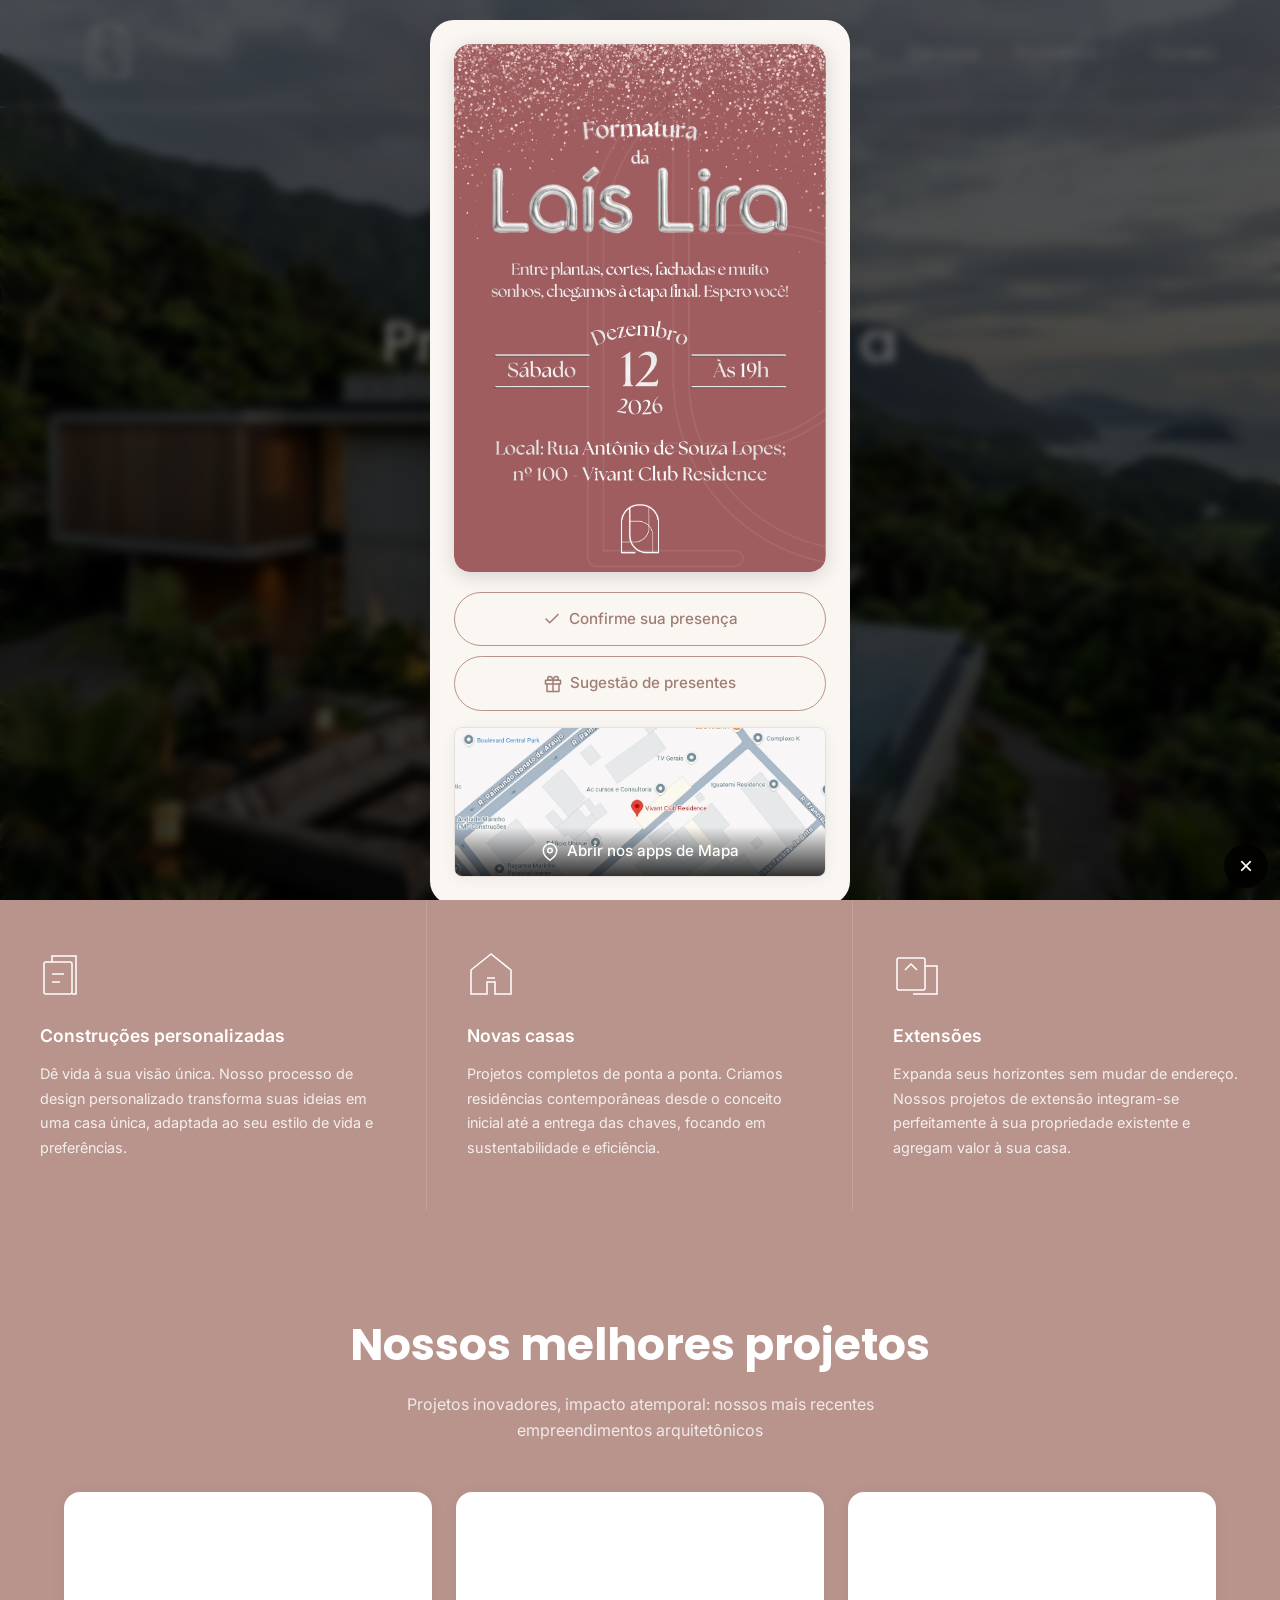
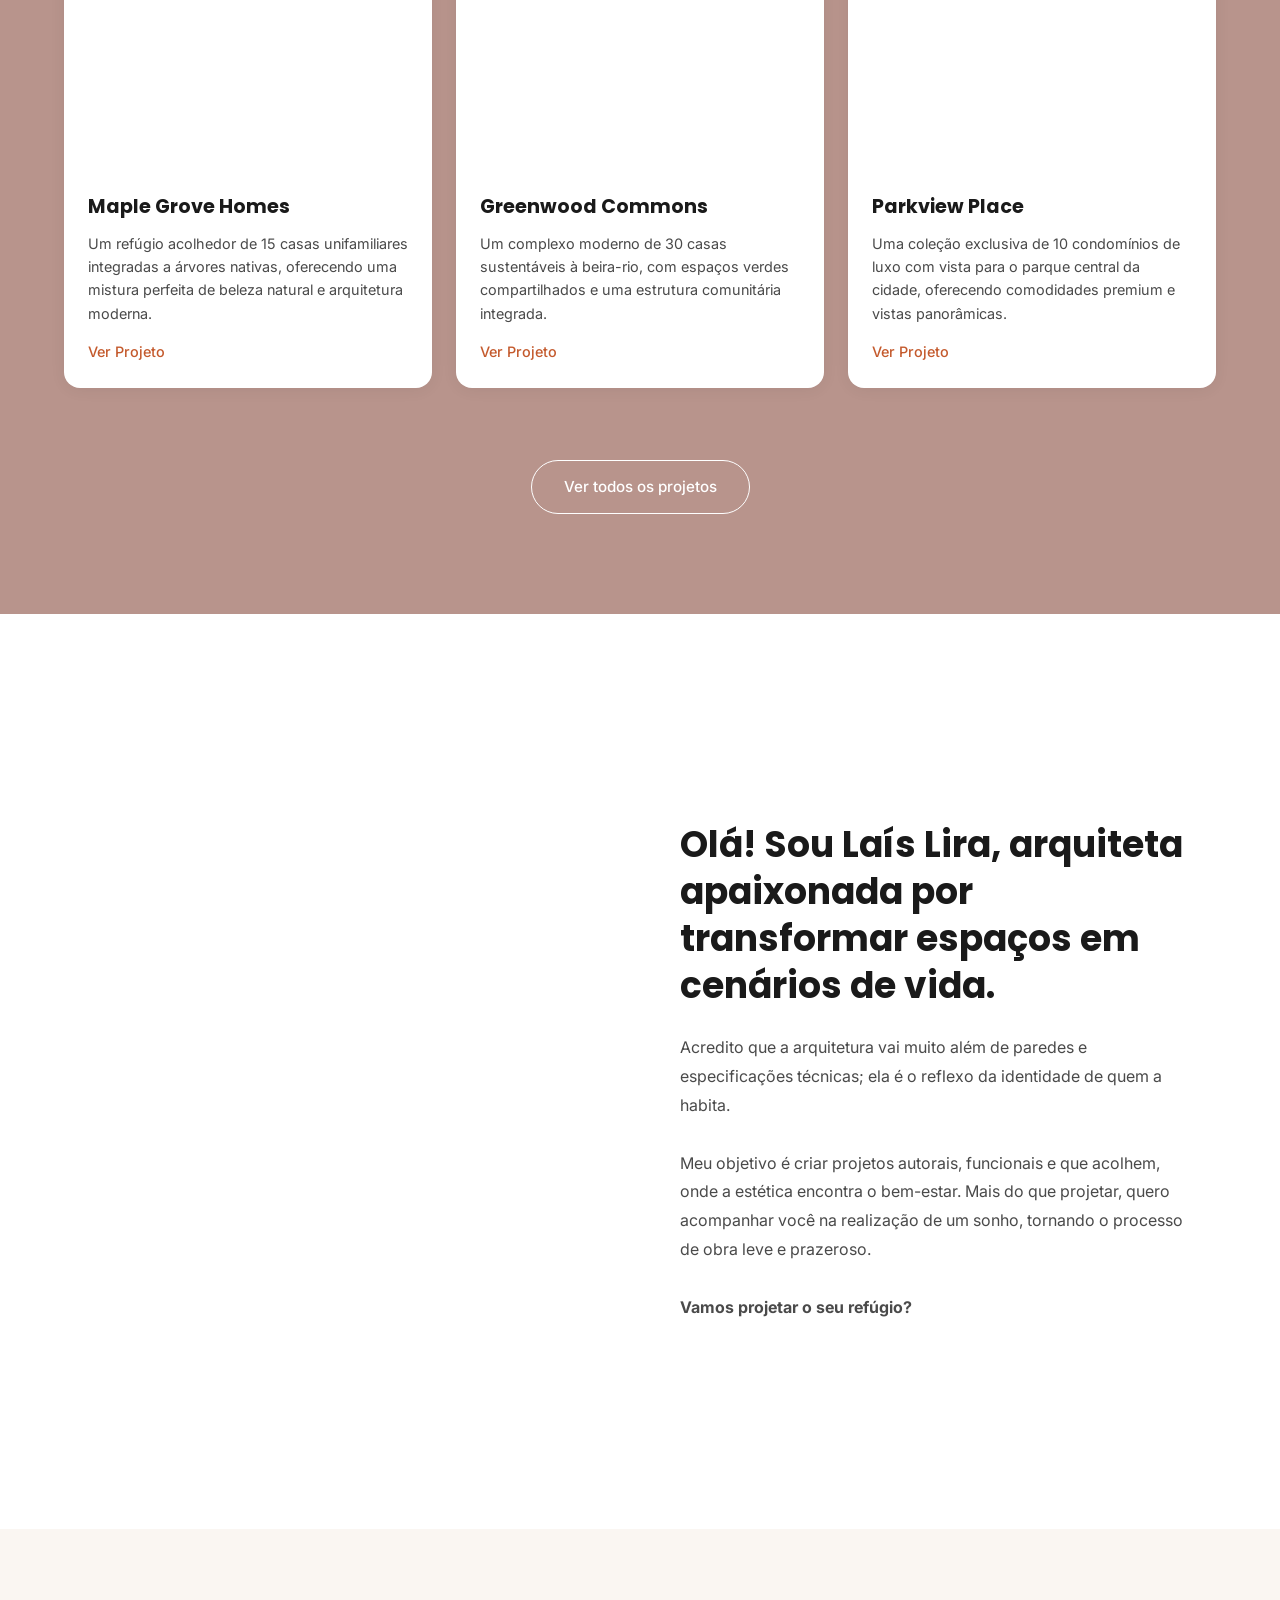
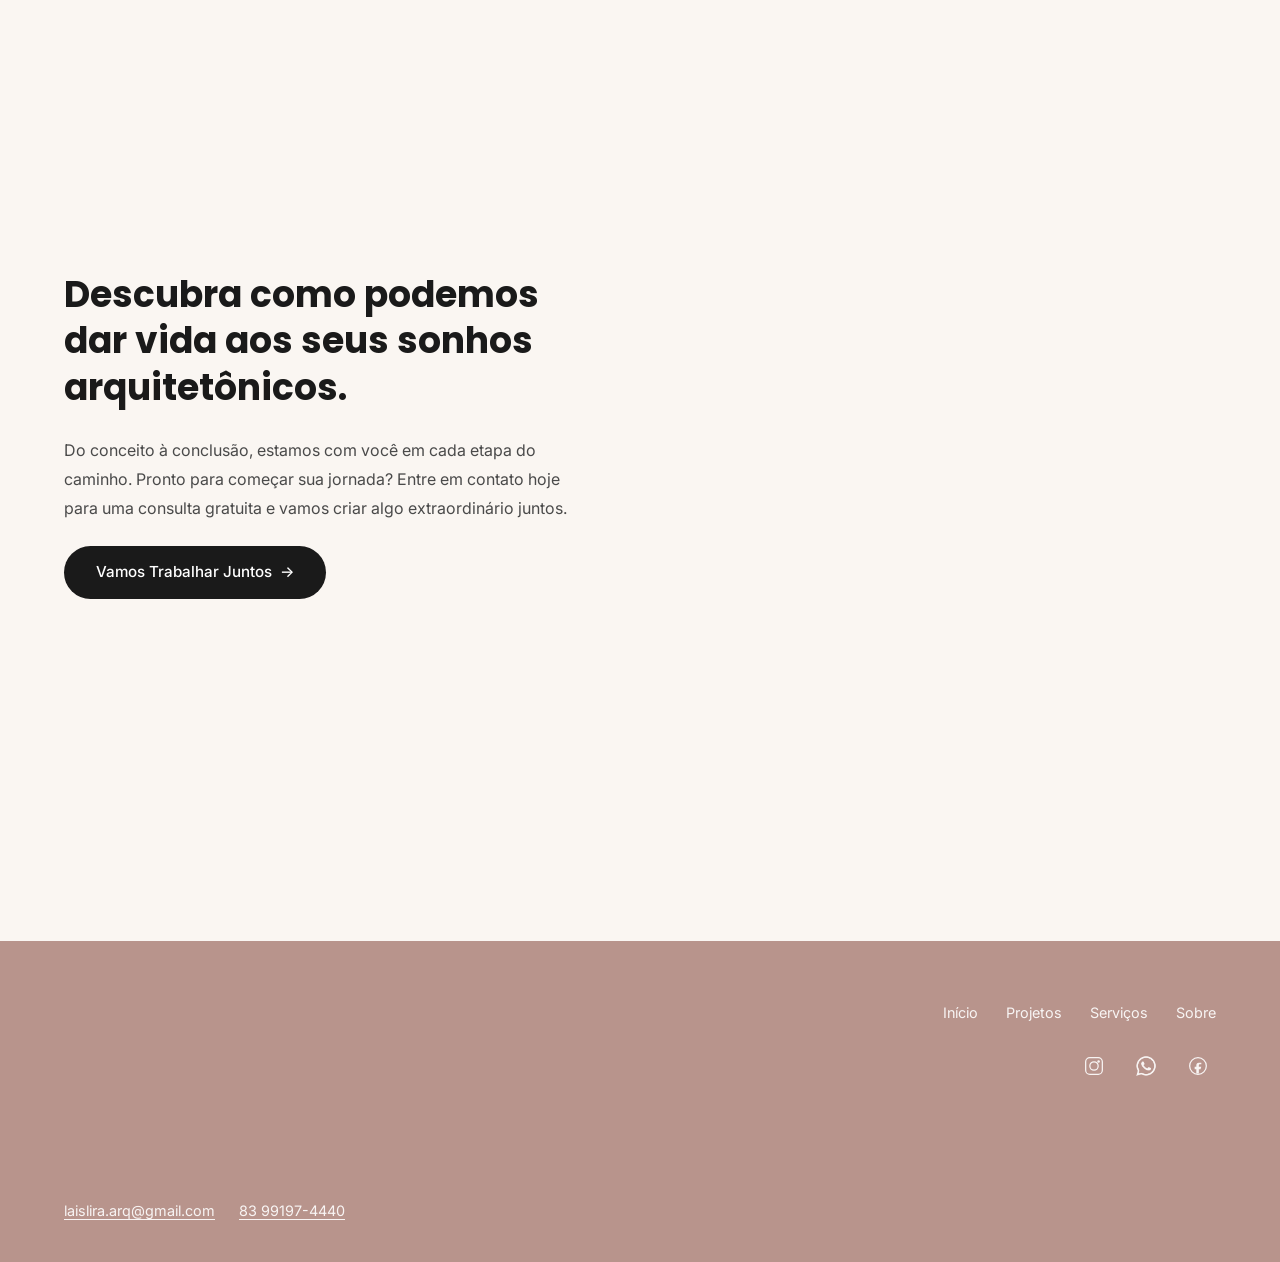
<file: Landing-page/index.html>
<!DOCTYPE html>
<html lang="pt-BR">

<head>
  <meta charset="UTF-8">
  <meta name="viewport" content="width=device-width, initial-scale=1.0">
  <title>Laís Lira Arquitetura — Projetando para a vida cotidiana</title>
  <meta name="description"
    content="Laís Lira Arquitetura — Projetando para a vida cotidiana. Construções personalizadas, novas casas e extensões com design inovador em Campina Grande, PB.">
  <link rel="canonical" href="https://laislira-arquitetura.vercel.app/">

  <meta property="og:type" content="website">
  <meta property="og:locale" content="pt_BR">
  <meta property="og:site_name" content="Laís Lira Arquitetura">
  <meta property="og:title" content="Laís Lira Arquitetura — Projetando para a vida cotidiana">
  <meta property="og:description"
    content="Construções personalizadas, novas casas e extensões com design inovador. Campina Grande, PB.">
  <meta property="og:url" content="https://laislira-arquitetura.vercel.app/">
  <meta property="og:image" content="https://laislira-arquitetura.vercel.app/assets/images/og-image.jpg">
  <meta property="og:image:width" content="1200">
  <meta property="og:image:height" content="630">
  <meta name="twitter:card" content="summary_large_image">
  <meta name="twitter:title" content="Laís Lira Arquitetura — Projetando para a vida cotidiana">
  <meta name="twitter:description" content="Construções personalizadas, novas casas e extensões com design inovador.">
  <meta name="twitter:image" content="https://laislira-arquitetura.vercel.app/assets/images/og-image.jpg">
  <meta name="theme-color" content="#b8948c">

  <link rel="preconnect" href="https://fonts.googleapis.com">
  <link rel="preconnect" href="https://fonts.gstatic.com" crossorigin>
  <link rel="preload" as="image" href="assets/images/hero-bg.png" fetchpriority="high">
  <link
    href="https://fonts.googleapis.com/css2?family=Inter:wght@300;400;500;600;700&family=Poppins:wght@400;500;600;700&display=swap"
    rel="stylesheet">

  <link rel="icon" type="image/svg+xml" href="assets/images/favicon.svg">
  <link rel="apple-touch-icon" href="assets/images/apple-touch-icon.png">
  <link rel="stylesheet" href="css/styles.css">
</head>

<body>
  <a href="#hero" class="sr-only">Pular para o conteúdo</a>

  <div class="popup-overlay" id="graduation-popup" data-delay="1000" aria-hidden="true" hidden>
    <button class="popup-close overlay-close" id="popup-close" data-close
      aria-label="Fechar convite e ver o site">&times;</button>

    <div class="popup-content" role="dialog" aria-modal="true" aria-labelledby="popup-title">
      <h2 class="sr-only" id="popup-title">Convite de formatura</h2>

      <div class="popup-invite-img">
        <picture>
          <source srcset="" type="image/webp">
          <img src="assets/images/convite-formatura.jpg" width="840" height="1193"
            alt="Convite de formatura de Laís Lira, Arquitetura e Urbanismo" fetchpriority="high">
        </picture>
      </div>

      <div class="popup-actions">
        <a href="formatura.html" class="btn popup-btn-confirm">
          <svg viewBox="0 0 24 24" width="18" height="18" stroke="currentColor" stroke-width="2" fill="none"
            stroke-linecap="round" stroke-linejoin="round" aria-hidden="true">
            <polyline points="20 6 9 17 4 12"></polyline>
          </svg>
          Confirme sua presença
        </a>
        <a href="presentes.html" class="btn popup-btn-gift">
          <svg viewBox="0 0 24 24" width="18" height="18" stroke="currentColor" stroke-width="2" fill="none"
            stroke-linecap="round" stroke-linejoin="round" aria-hidden="true">
            <polyline points="20 12 20 22 4 22 4 12"></polyline>
            <rect x="2" y="7" width="20" height="5"></rect>
            <line x1="12" y1="22" x2="12" y2="7"></line>
            <path d="M12 7H7.5a2.5 2.5 0 0 1 0-5C11 2 12 7 12 7z"></path>
            <path d="M12 7h4.5a2.5 2.5 0 0 0 0-5C13 2 12 7 12 7z"></path>
          </svg>
          Sugestão de presentes
        </a>
      </div>

      <a href="https://www.google.com/maps/search/?api=1&amp;query=Vivant+Club+Residence,+Campina+Grande+-+PB"
        target="_blank" rel="noopener noreferrer" class="popup-map-box">
        <picture>
          <source srcset="assets/images/mapa.webp" type="image/webp">
          <img src="assets/images/MAPA.png" width="1013" height="630" alt="Mapa do Vivant Club Residence"
            class="popup-map-img" loading="lazy">
        </picture>
        <span class="popup-map-overlay">
          <svg viewBox="0 0 24 24" width="18" height="18" stroke="currentColor" stroke-width="2" fill="none"
            stroke-linecap="round" stroke-linejoin="round" aria-hidden="true">
            <path d="M21 10c0 7-9 13-9 13s-9-6-9-13a9 9 0 0 1 18 0z"></path>
            <circle cx="12" cy="10" r="3"></circle>
          </svg>
          Abrir nos apps de Mapa
        </span>
      </a>
    </div>
  </div>

  <header class="header" id="header">
    <div class="container">
      <a href="index.html" class="header__logo" aria-label="Laís Lira Arquitetura — Página inicial">
        <img src="assets/images/logo.png" width="90" height="90" alt="Laís Lira Arquitetura">
      </a>

      <button class="header__toggle" aria-label="Abrir menu" aria-expanded="false" aria-controls="main-nav">
        <svg viewBox="0 0 24 24" width="28" height="28" stroke="currentColor" stroke-width="2" fill="none"
          stroke-linecap="round" stroke-linejoin="round" aria-hidden="true">
          <line x1="3" y1="12" x2="21" y2="12"></line>
          <line x1="3" y1="6" x2="21" y2="6"></line>
          <line x1="3" y1="18" x2="21" y2="18"></line>
        </svg>
      </button>

      <nav class="header__nav" id="main-nav" aria-label="Navegação principal">
        <a href="index.html" aria-current="page">Início</a>
        <a href="#projects">Trabalhos</a>
        <a href="sobre.html">Sobre</a>
        <a href="#services">Serviços</a>
        <div class="nav-dropdown">
          <button type="button" class="nav-dropdown__trigger" aria-expanded="false" aria-controls="menu-formatura">
            Formatura
            <svg viewBox="0 0 24 24" width="14" height="14" stroke="currentColor" stroke-width="2.2" fill="none"
              stroke-linecap="round" stroke-linejoin="round" aria-hidden="true">
              <polyline points="6 9 12 15 18 9"></polyline>
            </svg>
          </button>
          <ul class="nav-dropdown__menu" id="menu-formatura">
            <li><a href="formatura.html">Confirmar presença</a></li>
            <li><a href="presentes.html">Presentes</a></li>
            <li><a href="fotos.html">Fotos</a></li>
          </ul>
        </div>
        <a href="contato.html">Contato</a>
      </nav>
    </div>
  </header>

  <main id="hero">
    <section class="hero">
      <div class="hero__bg">
        <img src="assets/images/hero-bg.png" width="640" height="640"
          alt="Casa moderna com piscina rodeada por natureza" fetchpriority="high">
      </div>
      <div class="hero__content">
        <h1 class="hero__title">Projetando para a<br>vida cotidiana</h1>
        <p class="hero__subtitle">Projetos para a Vida</p>
        <a href="sobre.html" class="btn btn-primary">Ver mais &nbsp;&rarr;</a>
      </div>
    </section>

    <section class="services" id="services" aria-label="Serviços">
      <div class="services__grid">
        <article class="service-card">
          <div class="service-card__icon">
            <svg viewBox="0 0 48 48" xmlns="http://www.w3.org/2000/svg" aria-hidden="true">
              <rect x="4" y="12" width="28" height="32" rx="2" />
              <path d="M12 12V6h24v38h-4" />
              <line x1="12" y1="24" x2="24" y2="24" />
              <line x1="12" y1="32" x2="20" y2="32" />
            </svg>
          </div>
          <h3 class="service-card__title">Construções personalizadas</h3>
          <p class="service-card__text">Dê vida à sua visão única. Nosso processo de design personalizado transforma
            suas ideias em uma casa única, adaptada ao seu estilo de vida e preferências.</p>
        </article>

        <article class="service-card">
          <div class="service-card__icon">
            <svg viewBox="0 0 48 48" xmlns="http://www.w3.org/2000/svg" aria-hidden="true">
              <path d="M24 4L4 20v24h16V32h8v12h16V20L24 4Z" />
              <line x1="20" y1="28" x2="28" y2="28" />
            </svg>
          </div>
          <h3 class="service-card__title">Novas casas</h3>
          <p class="service-card__text">Projetos completos de ponta a ponta. Criamos residências contemporâneas desde o
            conceito inicial até a entrega das chaves, focando em sustentabilidade e eficiência.</p>
        </article>

        <article class="service-card">
          <div class="service-card__icon">
            <svg viewBox="0 0 48 48" xmlns="http://www.w3.org/2000/svg" aria-hidden="true">
              <rect x="4" y="8" width="28" height="32" rx="2" />
              <path d="M32 16h12v28H20" />
              <polyline points="12,20 18,14 24,20" />
            </svg>
          </div>
          <h3 class="service-card__title">Extensões</h3>
          <p class="service-card__text">Expanda seus horizontes sem mudar de endereço. Nossos projetos de extensão
            integram-se perfeitamente à sua propriedade existente e agregam valor à sua casa.</p>
        </article>
      </div>
    </section>

    <section class="projects" id="projects">
      <div class="container">
        <h2 class="section-title">Nossos melhores projetos</h2>
        <p class="section-subtitle">Projetos inovadores, impacto atemporal: nossos mais recentes empreendimentos
          arquitetônicos</p>

        <div class="projects__grid">
          <article class="card project-card">
            <div class="project-card__image">
              <img src="assets/images/project-maple-grove.png" width="640" height="640"
                alt="Maple Grove Homes — casas modernas minimalistas" loading="lazy" decoding="async">
            </div>
            <div class="project-card__body">
              <h3 class="project-card__title">Maple Grove Homes</h3>
              <p class="project-card__desc">Um refúgio acolhedor de 15 casas unifamiliares integradas a árvores nativas,
                oferecendo uma mistura perfeita de beleza natural e arquitetura moderna.</p>
              <a href="contato.html" class="project-card__link">Ver Projeto</a>
            </div>
          </article>

          <article class="card project-card">
            <div class="project-card__image">
              <img src="assets/images/project-greenwood.png" width="640" height="640"
                alt="Greenwood Commons — complexo residencial ecológico" loading="lazy" decoding="async">
            </div>
            <div class="project-card__body">
              <h3 class="project-card__title">Greenwood Commons</h3>
              <p class="project-card__desc">Um complexo moderno de 30 casas sustentáveis à beira-rio, com espaços verdes
                compartilhados e uma estrutura comunitária integrada.</p>
              <a href="contato.html" class="project-card__link">Ver Projeto</a>
            </div>
          </article>

          <article class="card project-card">
            <div class="project-card__image">
              <img src="assets/images/project-parkview.png" width="640" height="640"
                alt="Parkview Place — condomínios de luxo" loading="lazy" decoding="async">
            </div>
            <div class="project-card__body">
              <h3 class="project-card__title">Parkview Place</h3>
              <p class="project-card__desc">Uma coleção exclusiva de 10 condomínios de luxo com vista para o parque
                central da cidade, oferecendo comodidades premium e vistas panorâmicas.</p>
              <a href="contato.html" class="project-card__link">Ver Projeto</a>
            </div>
          </article>
        </div>

        <a href="contato.html" class="btn btn-outline">Ver todos os projetos</a>
      </div>
    </section>

    <section class="about" id="about">
      <div class="container">
        <div class="about__image">
          <picture>
            <source srcset="assets/images/sobre.webp" type="image/webp">
            <img src="assets/images/sobre.jpeg" width="1200" height="1600" alt="Laís Lira, arquiteta" loading="lazy"
              decoding="async">
          </picture>
        </div>
        <div class="about__content">
          <h2 class="about__title">Olá! Sou Laís Lira, arquiteta apaixonada por transformar espaços em cenários de vida.
          </h2>
          <p class="about__text">
            Acredito que a arquitetura vai muito além de paredes e especificações técnicas; ela é o reflexo da
            identidade de quem a habita.
            <br><br>
            Meu objetivo é criar projetos autorais, funcionais e que acolhem, onde a estética encontra o bem-estar. Mais
            do que projetar, quero acompanhar você na realização de um sonho, tornando o processo de obra leve e
            prazeroso.
            <br><br>
            <strong>Vamos projetar o seu refúgio?</strong>
          </p>
        </div>
      </div>
    </section>

    <section class="cta" id="contato">
      <div class="container">
        <div class="cta__content">
          <h2 class="cta__title">Descubra como podemos dar vida aos seus sonhos arquitetônicos.</h2>
          <p class="cta__text">Do conceito à conclusão, estamos com você em cada etapa do caminho. Pronto para começar
            sua jornada? Entre em contato hoje para uma consulta gratuita e vamos criar algo extraordinário juntos.</p>

          <a href="contato.html" class="btn btn-primary">Vamos Trabalhar Juntos &nbsp;&rarr;</a>
        </div>
        <div class="cta__images">
          <div class="cta__img">
            <img src="assets/images/cta-pool.png" width="640" height="640"
              alt="Casa com piscina em projeto arquitetônico" loading="lazy" decoding="async">
          </div>
          <div class="cta__img">
            <img src="assets/images/project-parkview.png" width="640" height="640"
              alt="Cozinha moderna de projeto de interiores" loading="lazy" decoding="async">
          </div>
          <div class="cta__img cta__img--large">
            <img src="assets/images/project-maple-grove.png" width="640" height="640"
              alt="Fachada moderna de projeto residencial" loading="lazy" decoding="async">
          </div>
        </div>
      </div>
    </section>
  </main>

  <footer class="footer">
    <div class="container">
      <div class="footer__brand">
        <a href="index.html" class="footer__logo" aria-label="Laís Lira Arquitetura — Página inicial">
          <img src="assets/images/logo 2.png" width="300" height="180" alt="Laís Lira Arquitetura" loading="lazy">
        </a>
        <div class="footer__contact">
          <a href="mailto:laislira.arq@gmail.com">laislira.arq@gmail.com</a>
          <a href="tel:+5583991974440">83 99197-4440</a>
        </div>
      </div>
      <div class="footer__right">
        <nav class="footer__nav" aria-label="Navegação do rodapé">
          <a href="index.html">Início</a>
          <a href="#projects">Projetos</a>
          <a href="#services">Serviços</a>
          <a href="sobre.html">Sobre</a>
        </nav>
        <div class="footer__social">
          <a href="https://www.instagram.com/laislira.arq/" data-net="instagram" aria-label="Instagram" target="_blank"
            rel="noopener noreferrer">
            <svg viewBox="0 0 24 24" xmlns="http://www.w3.org/2000/svg" aria-hidden="true">
              <rect x="2" y="2" width="20" height="20" rx="5" fill="none" stroke="currentColor" stroke-width="1.5" />
              <circle cx="12" cy="12" r="5" fill="none" stroke="currentColor" stroke-width="1.5" />
              <circle cx="17.5" cy="6.5" r="1.5" fill="currentColor" />
            </svg>
          </a>
          <a href="https://wa.me/558391974440?text=Ol%C3%A1%2C%20gostaria%20de%20saber%20sobre%20seus%20servir%C3%A7os!"
            data-net="whatsapp" aria-label="WhatsApp" target="_blank" rel="noopener noreferrer">
            <img src="assets/images/logowpp.png" alt="WhatsApp" style="width: 24px; height: 24px; object-fit: contain;">
          </a>
          <a href="https://facebook.com" data-net="facebook" aria-label="Facebook" target="_blank"
            rel="noopener noreferrer">
            <svg viewBox="0 0 24 24" xmlns="http://www.w3.org/2000/svg" aria-hidden="true">
              <circle cx="12" cy="12" r="10" fill="none" stroke="currentColor" stroke-width="1.5" />
              <path d="M15 8h-2a3 3 0 00-3 3v2h-2v3h2v5h3v-5h2l1-3h-3v-2a1 1 0 011-1h2V8z" fill="currentColor" />
            </svg>
          </a>
        </div>
      </div>
    </div>
  </footer>

  <script src="js/main.js" defer></script>
</body>

</html>
</file>
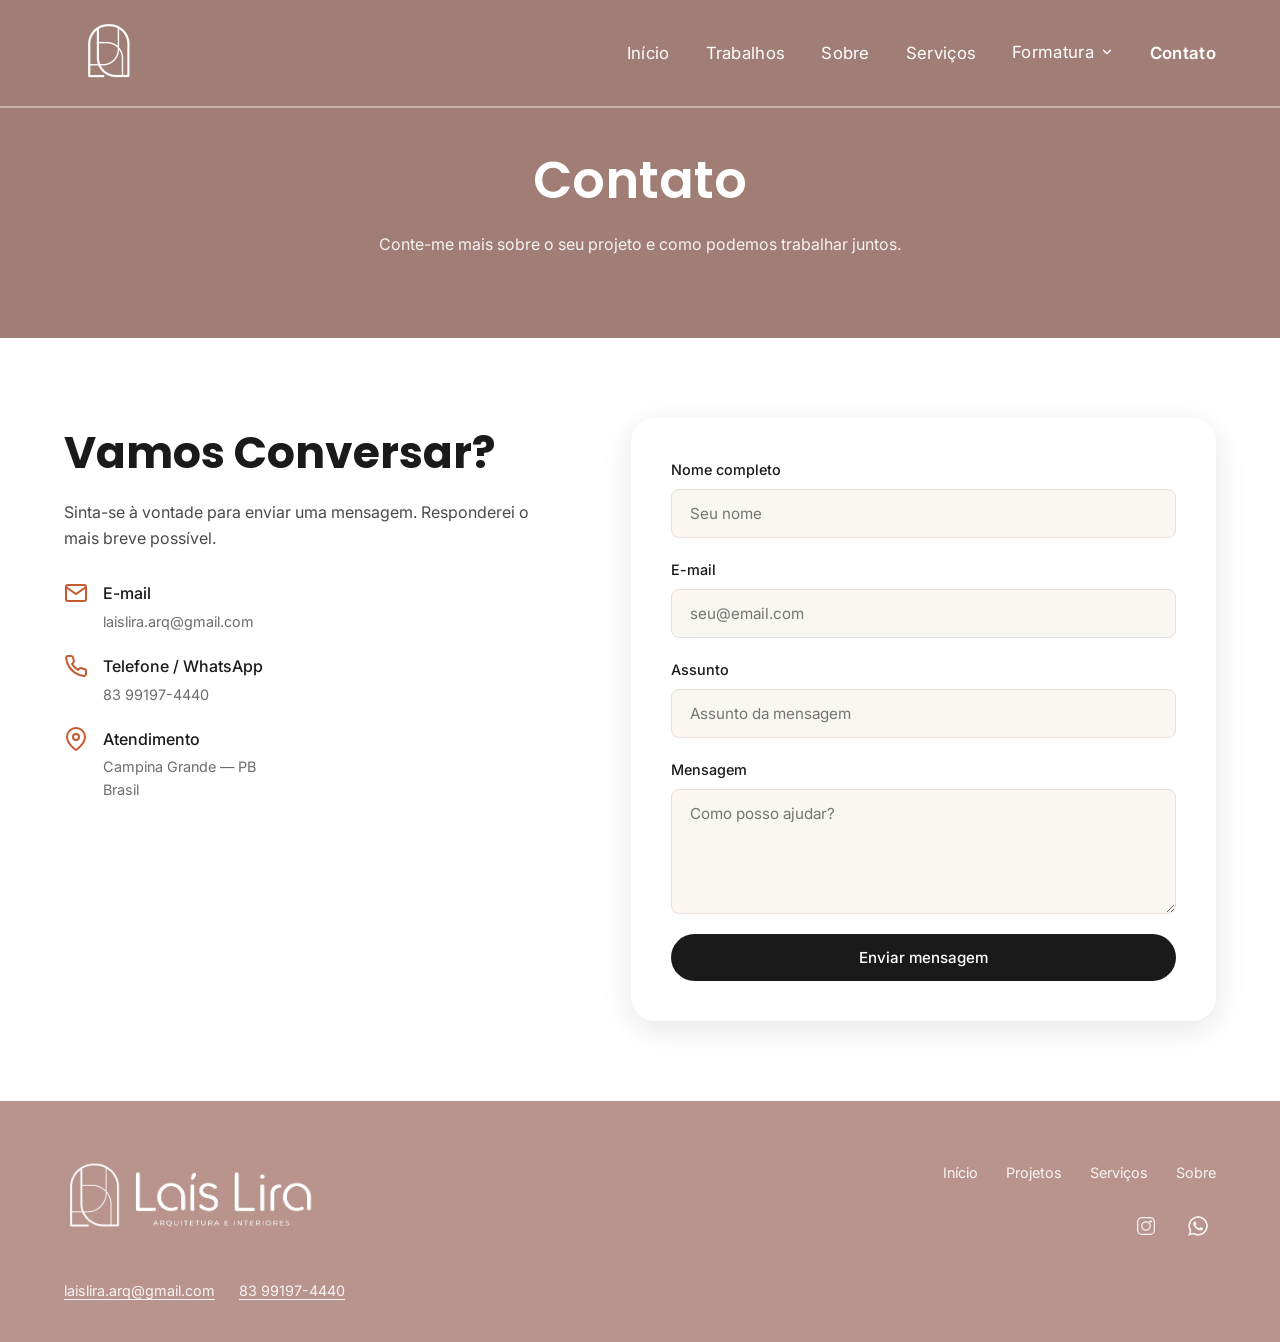
<file: Landing-page/contato.html>
<!DOCTYPE html>
<html lang="pt-BR">

<head>
  <meta charset="UTF-8">
  <meta name="viewport" content="width=device-width, initial-scale=1.0">
  <title>Contato — Laís Lira Arquitetura</title>
  <meta name="description"
    content="Entre em contato com Laís Lira Arquitetura em Campina Grande (PB). Tire suas dúvidas ou solicite um orçamento gratuito para o seu projeto.">
  <link rel="canonical" href="https://laislira-arquitetura.vercel.app/contato.html">

  <meta property="og:type" content="website">
  <meta property="og:locale" content="pt_BR">
  <meta property="og:site_name" content="Laís Lira Arquitetura">
  <meta property="og:title" content="Contato — Laís Lira Arquitetura">
  <meta property="og:description" content="Conte-me sobre o seu projeto. A primeira conversa é gratuita.">
  <meta property="og:url" content="https://laislira-arquitetura.vercel.app/contato.html">
  <meta property="og:image" content="https://laislira-arquitetura.vercel.app/assets/images/og-contato.jpg">
  <meta property="og:image:width" content="1200">
  <meta property="og:image:height" content="630">
  <meta name="twitter:card" content="summary_large_image">
  <meta name="twitter:title" content="Contato — Laís Lira Arquitetura">
  <meta name="twitter:description" content="Conte-me sobre o seu projeto. A primeira conversa é gratuita.">
  <meta name="twitter:image" content="https://laislira-arquitetura.vercel.app/assets/images/og-contato.jpg">
  <meta name="theme-color" content="#b8948c">

  <link rel="preconnect" href="https://fonts.googleapis.com">
  <link rel="preconnect" href="https://fonts.gstatic.com" crossorigin>
  <link
    href="https://fonts.googleapis.com/css2?family=Inter:wght@300;400;500;600;700&family=Poppins:wght@400;500;600;700&display=swap"
    rel="stylesheet">

  <link rel="icon" type="image/svg+xml" href="assets/images/favicon.svg">
  <link rel="apple-touch-icon" href="assets/images/apple-touch-icon.png">
  <link rel="stylesheet" href="css/styles.css">
</head>

<body>
  <a href="#conteudo" class="sr-only">Pular para o conteúdo</a>

  <header class="header">
    <div class="container">
      <a href="index.html" class="header__logo" aria-label="Laís Lira Arquitetura — Página inicial">
        <img src="assets/images/logo.png" width="90" height="90" alt="Laís Lira Arquitetura">
      </a>

      <button class="header__toggle" aria-label="Abrir menu" aria-expanded="false" aria-controls="main-nav">
        <svg viewBox="0 0 24 24" width="28" height="28" stroke="currentColor" stroke-width="2" fill="none"
          stroke-linecap="round" stroke-linejoin="round" aria-hidden="true">
          <line x1="3" y1="12" x2="21" y2="12"></line>
          <line x1="3" y1="6" x2="21" y2="6"></line>
          <line x1="3" y1="18" x2="21" y2="18"></line>
        </svg>
      </button>

      <nav class="header__nav" id="main-nav" aria-label="Navegação principal">
        <a href="index.html">Início</a>
        <a href="index.html#projects">Trabalhos</a>
        <a href="sobre.html">Sobre</a>
        <a href="index.html#services">Serviços</a>
        <div class="nav-dropdown">
          <button type="button" class="nav-dropdown__trigger" aria-expanded="false" aria-controls="menu-formatura">
            Formatura
            <svg viewBox="0 0 24 24" width="14" height="14" stroke="currentColor" stroke-width="2.2" fill="none"
              stroke-linecap="round" stroke-linejoin="round" aria-hidden="true">
              <polyline points="6 9 12 15 18 9"></polyline>
            </svg>
          </button>
          <ul class="nav-dropdown__menu" id="menu-formatura">
            <li><a href="formatura.html">Confirmar presença</a></li>
            <li><a href="presentes.html">Presentes</a></li>
            <li><a href="fotos.html">Fotos</a></li>
          </ul>
        </div>
        <a href="contato.html" aria-current="page">Contato</a>
      </nav>
    </div>
  </header>

  <main id="conteudo">
    <section class="page-header">
      <div class="container">
        <h1 class="page-title">Contato</h1>
        <p class="page-header__lead">Conte-me mais sobre o seu projeto e como podemos trabalhar juntos.</p>
      </div>
    </section>

    <section class="page-section">
      <div class="container">
        <div class="contact-grid">
          <div class="contact-info">
            <h2 class="section-title section-title--left">Vamos Conversar?</h2>
            <p class="lead">Sinta-se à vontade para enviar uma mensagem. Responderei o mais breve possível.</p>

            <div class="info-item">
              <div class="info-item__icon">
                <svg viewBox="0 0 24 24" width="24" height="24" stroke="currentColor" stroke-width="2" fill="none"
                  aria-hidden="true">
                  <path d="M4 4h16c1.1 0 2 .9 2 2v12c0 1.1-.9 2-2 2H4c-1.1 0-2-.9-2-2V6c0-1.1.9-2 2-2z"></path>
                  <polyline points="22,6 12,13 2,6"></polyline>
                </svg>
              </div>
              <div>
                <h3 class="info-item__label">E-mail</h3>
                <a class="info-item__value" href="mailto:laislira.arq@gmail.com">laislira.arq@gmail.com</a>
              </div>
            </div>

            <div class="info-item">
              <div class="info-item__icon">
                <svg viewBox="0 0 24 24" width="24" height="24" stroke="currentColor" stroke-width="2" fill="none"
                  aria-hidden="true">
                  <path
                    d="M22 16.92v3a2 2 0 0 1-2.18 2 19.79 19.79 0 0 1-8.63-3.07 19.5 19.5 0 0 1-6-6 19.79 19.79 0 0 1-3.07-8.67A2 2 0 0 1 4.11 2h3a2 2 0 0 1 2 1.72 12.84 12.84 0 0 0 .7 2.81 2 2 0 0 1-.45 2.11L8.09 9.91a16 16 0 0 0 6 6l1.27-1.27a2 2 0 0 1 2.11-.45 12.84 12.84 0 0 0 2.81.7A2 2 0 0 1 22 16.92z">
                  </path>
                </svg>
              </div>
              <div>
                <h3 class="info-item__label">Telefone / WhatsApp</h3>
                <a class="info-item__value" href="tel:+5583991974440">83 99197-4440</a>
              </div>
            </div>

            <div class="info-item">
              <div class="info-item__icon">
                <svg viewBox="0 0 24 24" width="24" height="24" stroke="currentColor" stroke-width="2" fill="none"
                  aria-hidden="true">
                  <path d="M21 10c0 7-9 13-9 13s-9-6-9-13a9 9 0 0 1 18 0z"></path>
                  <circle cx="12" cy="10" r="3"></circle>
                </svg>
              </div>
              <div>
                <h3 class="info-item__label">Atendimento</h3>
                <p class="info-item__value">Campina Grande — PB<br>Brasil</p>
              </div>
            </div>
          </div>

          <div class="contact-form-container">
            <div id="contact-success" class="contact-success-msg" aria-hidden="true">
              <div class="success-icon">
                <svg viewBox="0 0 24 24" width="60" height="60" stroke="currentColor" stroke-width="2" fill="none"
                  aria-hidden="true">
                  <path d="M22 11.08V12a10 10 0 1 1-5.93-9.14"></path>
                  <polyline points="22,4 12,14.01 9,11.01"></polyline>
                </svg>
              </div>
              <h3>Mensagem enviada!</h3>
              <p>Obrigada pelo contato. Em breve retornarei sua mensagem.</p>
              <button type="button" class="btn btn-outline-dark" data-reset-form="contact-form">Enviar outra
                mensagem</button>
            </div>

            <form action="https://docs.google.com/forms/d/e/1FAIpQLSdbBWNX78wDjGjYP0dRyGfquteTsxKXP3QF4kxaENa9LWEwbQ/formResponse" method="POST" id="contact-form" class="contact-form">
              <div class="form-group">
                <label for="name">Nome completo</label>
                <input type="text" id="name" name="entry.467829158" placeholder="Seu nome" autocomplete="name" required>
              </div>
              <div class="form-group">
                <label for="email">E-mail</label>
                <input type="email" id="email" name="entry.749653806" placeholder="seu@email.com" autocomplete="email" required>
              </div>
              <div class="form-group">
                <label for="subject">Assunto</label>
                <input type="text" id="subject" name="entry.607746604" placeholder="Assunto da mensagem" required>
              </div>
              <div class="form-group">
                <label for="message">Mensagem</label>
                <textarea id="message" name="entry.987945546" rows="5" placeholder="Como posso ajudar?" required></textarea>
              </div>

              <p class="form-error" data-form-error role="alert" tabindex="-1" hidden>
                <svg viewBox="0 0 24 24" width="18" height="18" stroke="currentColor" stroke-width="2" fill="none"
                  stroke-linecap="round" stroke-linejoin="round" aria-hidden="true">
                  <circle cx="12" cy="12" r="10"></circle>
                  <line x1="12" y1="8" x2="12" y2="12"></line>
                  <line x1="12" y1="16" x2="12.01" y2="16"></line>
                </svg>
                <span>Não consegui enviar agora. Verifique sua conexão e tente novamente, ou fale comigo no
                  WhatsApp.</span>
              </p>

              <button type="submit" class="btn btn-primary btn-block" data-label-loading="Enviando..."
                data-label-idle="Enviar mensagem">Enviar mensagem</button>
            </form>
          </div>
        </div>
      </div>
    </section>
  </main>

  <footer class="footer">
    <div class="container">
      <div class="footer__brand">
        <a href="index.html" class="footer__logo" aria-label="Laís Lira Arquitetura — Página inicial">
          <img src="assets/images/logo 2.png" width="160" height="160" alt="Laís Lira Arquitetura" loading="lazy">
        </a>

        <div class="footer__contact">
          <a href="mailto:laislira.arq@gmail.com">laislira.arq@gmail.com</a>
          <a href="tel:+5583991974440">83 99197-4440</a>
        </div>
      </div>

      <div class="footer__right">
        <nav class="footer__nav" aria-label="Navegação do rodapé">
          <a href="index.html">Início</a>
          <a href="index.html#projects">Projetos</a>
          <a href="index.html#services">Serviços</a>
          <a href="sobre.html">Sobre</a>
        </nav>
        <div class="footer__social">
          <a href="https://www.instagram.com/laislira2108/" aria-label="Instagram" target="_blank"
            rel="noopener noreferrer">
            <svg viewBox="0 0 24 24" xmlns="http://www.w3.org/2000/svg" aria-hidden="true">
              <rect x="2" y="2" width="20" height="20" rx="5" fill="none" stroke="currentColor" stroke-width="1.5" />
              <circle cx="12" cy="12" r="5" fill="none" stroke="currentColor" stroke-width="1.5" />
              <circle cx="17.5" cy="6.5" r="1.5" fill="currentColor" />
            </svg>
          </a>
          <a href="https://wa.me/558391974440" aria-label="WhatsApp" target="_blank" rel="noopener noreferrer">
            <img src="assets/images/logowpp.png" alt="WhatsApp" style="width: 24px; height: 24px; object-fit: contain;">
          </a>
        </div>
      </div>
    </div>
  </footer>

  <script src="js/main.js" defer></script>
</body>

</html>
</file>
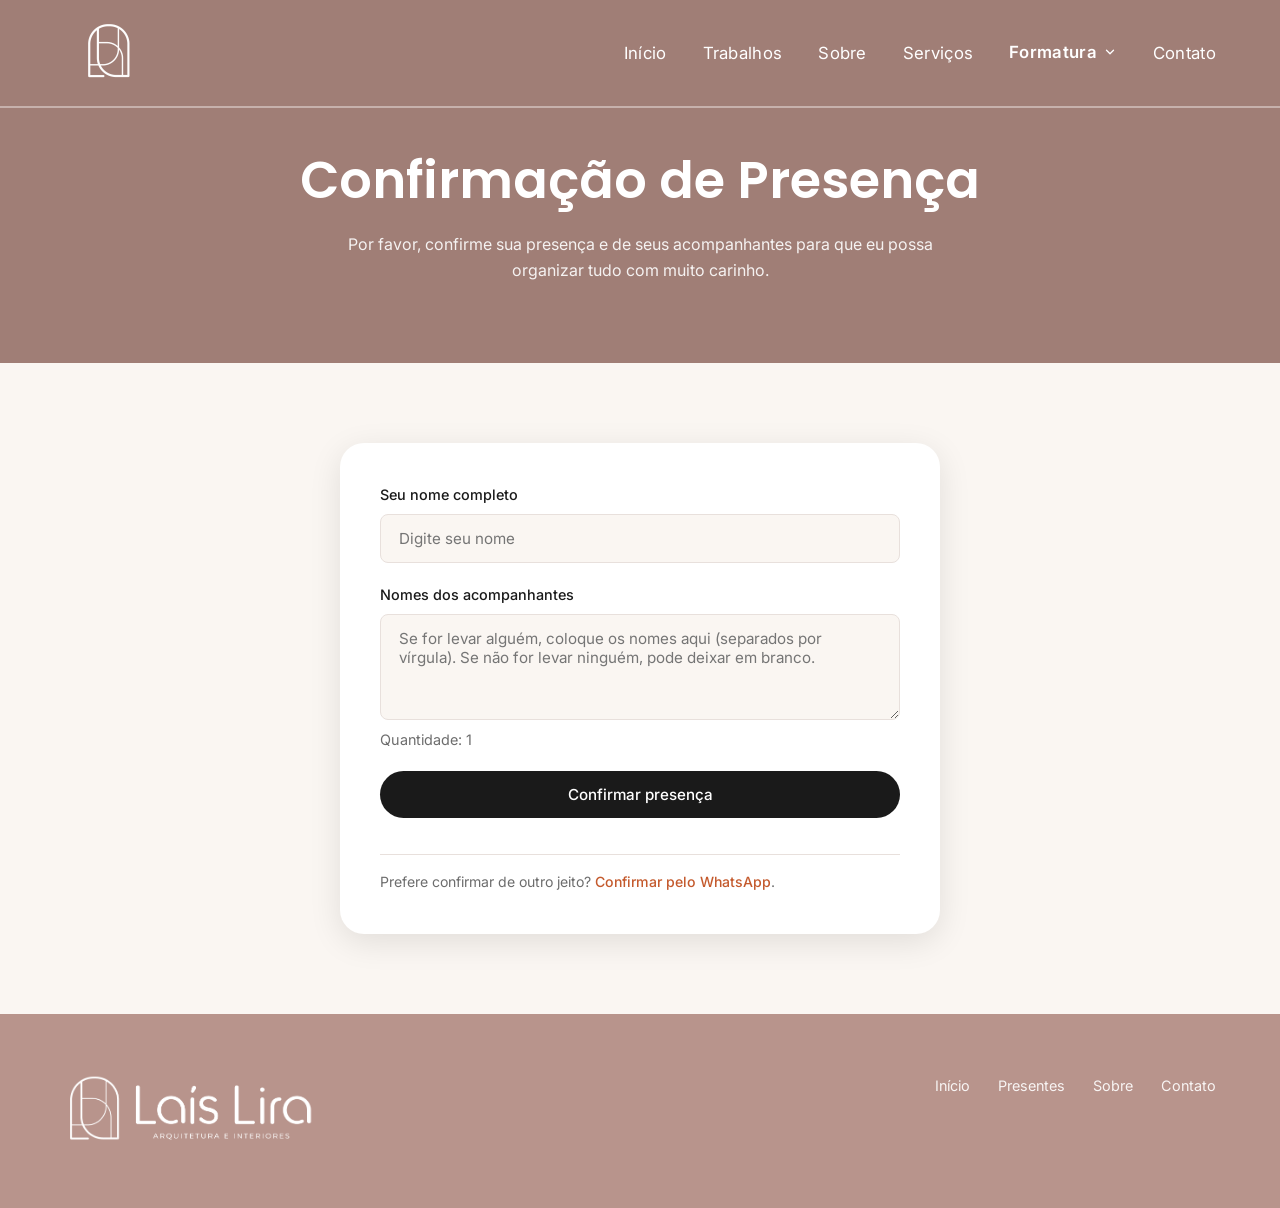
<file: Landing-page/formatura.html>
<!DOCTYPE html>
<html lang="pt-BR">

<head>
  <meta charset="UTF-8">
  <meta name="viewport" content="width=device-width, initial-scale=1.0">
  <title>Confirmação de Presença — Laís Lira</title>
  <meta name="description" content="Confirme sua presença na formatura de Laís Lira, Arquitetura e Urbanismo.">
  <meta name="robots" content="noindex, follow">
  <link rel="canonical" href="https://laislira-arquitetura.vercel.app/formatura.html">

  <meta property="og:type" content="website">
  <meta property="og:locale" content="pt_BR">
  <meta property="og:title" content="Confirmação de Presença — Laís Lira">
  <meta property="og:description" content="Confirme sua presença e a de seus acompanhantes.">
  <meta property="og:image" content="https://laislira-arquitetura.vercel.app/assets/images/convite-formatura.jpg">
  <meta name="theme-color" content="#b8948c">

  <link rel="preconnect" href="https://fonts.googleapis.com">
  <link rel="preconnect" href="https://fonts.gstatic.com" crossorigin>
  <link
    href="https://fonts.googleapis.com/css2?family=Inter:wght@300;400;500;600;700&family=Poppins:wght@400;500;600;700&display=swap"
    rel="stylesheet">

  <link rel="icon" type="image/svg+xml" href="assets/images/favicon.svg">
  <link rel="apple-touch-icon" href="assets/images/apple-touch-icon.png">
  <link rel="stylesheet" href="css/styles.css">
</head>

<body>
  <a href="#conteudo" class="sr-only">Pular para o conteúdo</a>

  <header class="header">
    <div class="container">
      <a href="index.html" class="header__logo" aria-label="Laís Lira Arquitetura — Página inicial">
        <img src="assets/images/logo.png" width="90" height="90" alt="Laís Lira Arquitetura">
      </a>

      <button class="header__toggle" aria-label="Abrir menu" aria-expanded="false" aria-controls="main-nav">
        <svg viewBox="0 0 24 24" width="28" height="28" stroke="currentColor" stroke-width="2" fill="none"
          stroke-linecap="round" stroke-linejoin="round" aria-hidden="true">
          <line x1="3" y1="12" x2="21" y2="12"></line>
          <line x1="3" y1="6" x2="21" y2="6"></line>
          <line x1="3" y1="18" x2="21" y2="18"></line>
        </svg>
      </button>

      <nav class="header__nav" id="main-nav" aria-label="Navegação principal">
        <a href="index.html">Início</a>
        <a href="index.html#projects">Trabalhos</a>
        <a href="sobre.html">Sobre</a>
        <a href="index.html#services">Serviços</a>
        <div class="nav-dropdown">
          <button type="button" class="nav-dropdown__trigger" aria-expanded="false" aria-controls="menu-formatura"
            aria-current="page">
            Formatura
            <svg viewBox="0 0 24 24" width="14" height="14" stroke="currentColor" stroke-width="2.2" fill="none"
              stroke-linecap="round" stroke-linejoin="round" aria-hidden="true">
              <polyline points="6 9 12 15 18 9"></polyline>
            </svg>
          </button>
          <ul class="nav-dropdown__menu" id="menu-formatura">
            <li><a href="formatura.html" aria-current="page">Confirmar presença</a></li>
            <li><a href="presentes.html">Presentes</a></li>
            <li><a href="fotos.html">Fotos</a></li>
          </ul>
        </div>
        <a href="contato.html">Contato</a>
      </nav>
    </div>
  </header>

  <main id="conteudo">
    <section class="page-header">
      <div class="container">
        <h1 class="page-title">Confirmação de Presença</h1>
        <p class="page-header__lead">Por favor, confirme sua presença e de seus acompanhantes para que eu possa
          organizar tudo com muito carinho.</p>
      </div>
    </section>

    <section class="page-section page-section--muted">
      <div class="container narrow">
        <div class="contact-form-container">
          <div id="rsvp-success" class="contact-success-msg" aria-hidden="true">
            <div class="success-icon">
              <svg viewBox="0 0 24 24" width="60" height="60" stroke="currentColor" stroke-width="2" fill="none"
                aria-hidden="true">
                <path d="M22 11.08V12a10 10 0 1 1-5.93-9.14"></path>
                <polyline points="22,4 12,14.01 9,11.01"></polyline>
              </svg>
            </div>
            <h3>Presença confirmada!</h3>
            <p>Obrigada por confirmar. Mal posso esperar para celebrar este dia especial com você!</p>
            <p class="form-backup">
              Ficou na dúvida de algum nome ou quer incluir mais alguém? Me avise pelo WhatsApp:
              <a href="https://wa.me/558391974440?text=Ol%C3%A1%2C%20acabei%20de%20confirmar%20minha%20presen%C3%A7a%20na%20formatura%20e%20queria%20ajustar%20alguma%20informa%C3%A7%C3%A3o."
                target="_blank" rel="noopener noreferrer">falar no WhatsApp</a>.
            </p>
            <a href="index.html" class="btn btn-outline-dark">Voltar ao início</a>
          </div>

          <form
            action="https://script.google.com/macros/s/AKfycbzB4mObeQx6Zv29P8qDmB_grDlU9JaA4_m47191NmmrZcwxaW2556quiO9ODbmzHWqOEg/exec"
            method="POST" id="rsvp-form" class="contact-form" data-source="rsvp" data-page="formatura">
            <div class="form-group">
              <label for="name">Seu nome completo</label>
              <input type="text" id="name" name="name" placeholder="Digite seu nome" autocomplete="name" required>
            </div>

            <div class="form-group">
              <label for="companions">Nomes dos acompanhantes</label>
              <textarea id="companions" name="companions" rows="4"
                placeholder="Se for levar alguém, coloque os nomes aqui (separados por vírgula). Se não for levar ninguém, pode deixar em branco."></textarea>
              <p class="info-item__value">Quantidade: <span id="companions-count">1</span></p>
            </div>

            <p class="form-error" data-form-error role="alert" tabindex="-1" hidden>
              <svg viewBox="0 0 24 24" width="18" height="18" stroke="currentColor" stroke-width="2" fill="none"
                stroke-linecap="round" stroke-linejoin="round" aria-hidden="true">
                <circle cx="12" cy="12" r="10"></circle>
                <line x1="12" y1="8" x2="12" y2="12"></line>
                <line x1="12" y1="16" x2="12.01" y2="16"></line>
              </svg>
              <span>Não consegui registrar sua presença agora. Verifique sua conexão e tente novamente, ou confirme
                pelo WhatsApp para não perder seu lugar.</span>
            </p>

            <button type="submit" class="btn btn-primary btn-block" data-label-loading="Enviando..."
              data-label-idle="Confirmar presença">Confirmar presença</button>

            <p class="form-backup">Prefere confirmar de outro jeito?
              <a href="https://wa.me/558391974440?text=Ol%C3%A1%2C%20quero%20confirmar%20minha%20presen%C3%A7a%20na%20sua%20formatura!"
                target="_blank" rel="noopener noreferrer">Confirmar pelo WhatsApp</a>.
            </p>
          </form>
        </div>
      </div>
    </section>
  </main>

  <footer class="footer">
    <div class="container">
      <div class="footer__brand">
        <a href="index.html" class="footer__logo" aria-label="Laís Lira Arquitetura — Página inicial">
          <img src="assets/images/logo 2.png" width="160" height="160" alt="Laís Lira Arquitetura" loading="lazy">
        </a>
      </div>
      <div class="footer__right">
        <nav class="footer__nav" aria-label="Navegação do rodapé">
          <a href="index.html">Início</a>
          <a href="presentes.html">Presentes</a>
          <a href="sobre.html">Sobre</a>
          <a href="contato.html">Contato</a>
        </nav>
      </div>
    </div>
  </footer>

  <script src="js/main.js" defer></script>
</body>

</html>
</file>
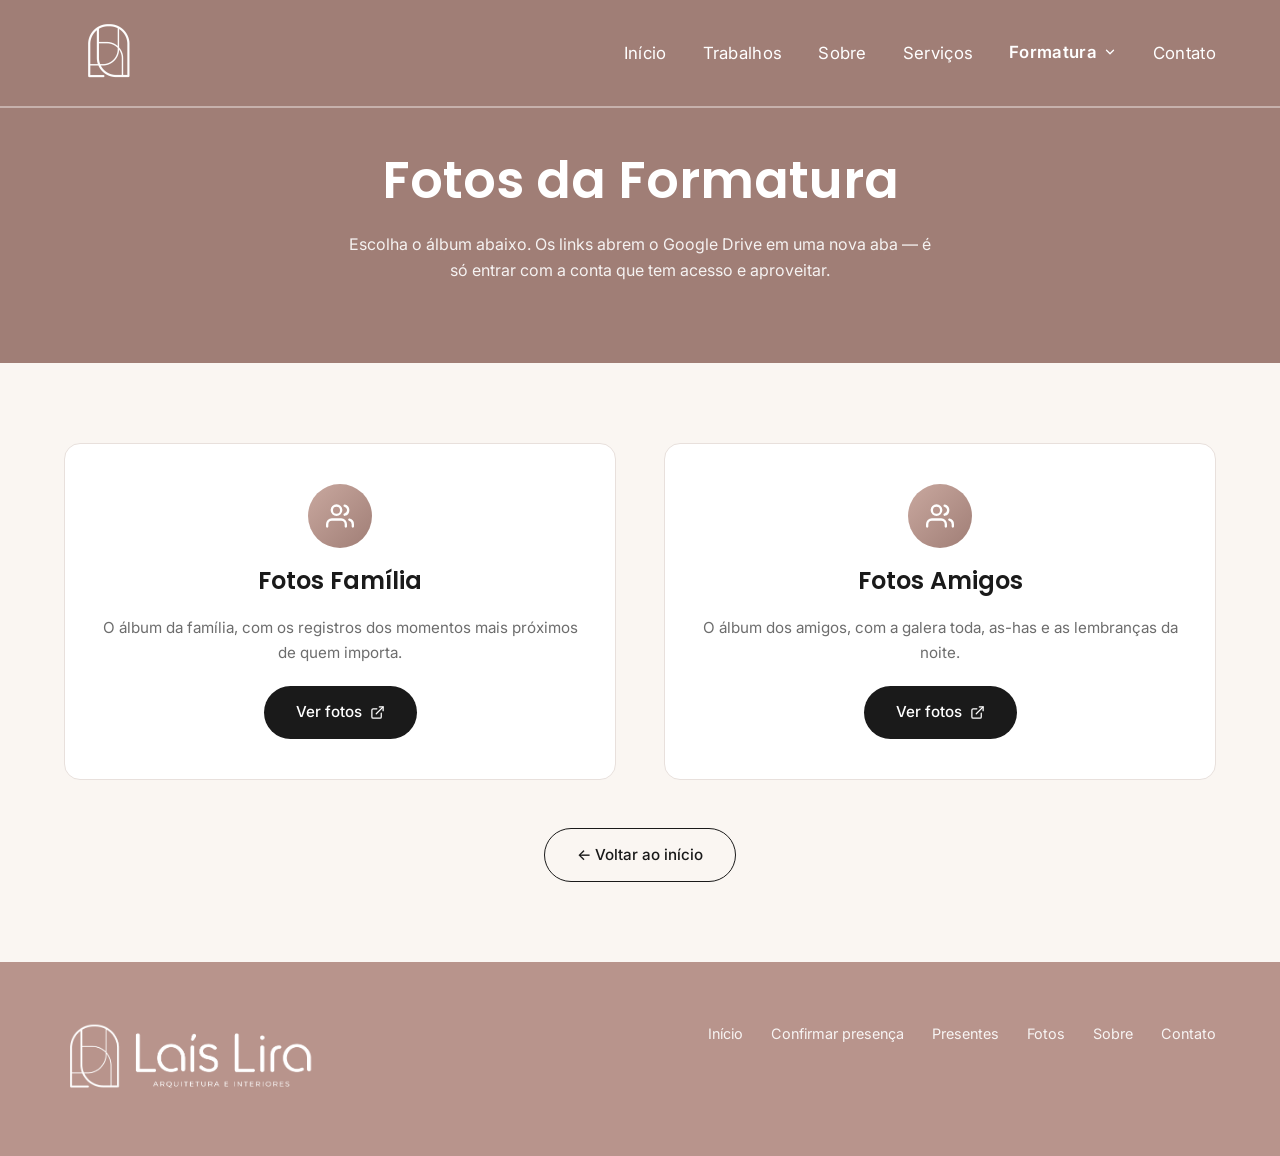
<file: Landing-page/fotos.html>
<!DOCTYPE html>
<html lang="pt-BR">

<head>
  <meta charset="UTF-8">
  <meta name="viewport" content="width=device-width, initial-scale=1.0">
  <title>Fotos da Formatura — Laís Lira</title>
  <meta name="description"
    content="Veja as fotos da formatura de Laís Lira, Arquitetura e Urbanismo. Álbuns separados para família e amigos.">
  <link rel="canonical" href="https://laislira-arquitetura.vercel.app/fotos.html">

  <meta property="og:type" content="website">
  <meta property="og:locale" content="pt_BR">
  <meta property="og:title" content="Fotos da Formatura — Laís Lira">
  <meta property="og:description" content="Fotos da formatura, em álbuns separados para família e amigos.">
  <meta property="og:image" content="https://laislira-arquitetura.vercel.app/assets/images/convite-formatura.jpg">
  <meta name="theme-color" content="#b8948c">

  <link rel="preconnect" href="https://fonts.googleapis.com">
  <link rel="preconnect" href="https://fonts.gstatic.com" crossorigin>
  <link
    href="https://fonts.googleapis.com/css2?family=Inter:wght@300;400;500;600;700&family=Poppins:wght@400;500;600;700&display=swap"
    rel="stylesheet">

  <link rel="icon" type="image/svg+xml" href="assets/images/favicon.svg">
  <link rel="apple-touch-icon" href="assets/images/apple-touch-icon.png">
  <link rel="stylesheet" href="css/styles.css">
</head>

<body>
  <a href="#conteudo" class="sr-only">Pular para o conteúdo</a>

  <header class="header">
    <div class="container">
      <a href="index.html" class="header__logo" aria-label="Laís Lira Arquitetura — Página inicial">
        <img src="assets/images/logo.png" width="90" height="90" alt="Laís Lira Arquitetura">
      </a>

      <button class="header__toggle" aria-label="Abrir menu" aria-expanded="false" aria-controls="main-nav">
        <svg viewBox="0 0 24 24" width="28" height="28" stroke="currentColor" stroke-width="2" fill="none"
          stroke-linecap="round" stroke-linejoin="round" aria-hidden="true">
          <line x1="3" y1="12" x2="21" y2="12"></line>
          <line x1="3" y1="6" x2="21" y2="6"></line>
          <line x1="3" y1="18" x2="21" y2="18"></line>
        </svg>
      </button>

      <nav class="header__nav" id="main-nav" aria-label="Navegação principal">
        <a href="index.html">Início</a>
        <a href="index.html#projects">Trabalhos</a>
        <a href="sobre.html">Sobre</a>
        <a href="index.html#services">Serviços</a>
        <div class="nav-dropdown">
          <button type="button" class="nav-dropdown__trigger" aria-expanded="false" aria-controls="menu-formatura"
            aria-current="page">
            Formatura
            <svg viewBox="0 0 24 24" width="14" height="14" stroke="currentColor" stroke-width="2.2" fill="none"
              stroke-linecap="round" stroke-linejoin="round" aria-hidden="true">
              <polyline points="6 9 12 15 18 9"></polyline>
            </svg>
          </button>
          <ul class="nav-dropdown__menu" id="menu-formatura">
            <li><a href="formatura.html">Confirmar presença</a></li>
            <li><a href="presentes.html">Presentes</a></li>
            <li><a href="fotos.html" aria-current="page">Fotos</a></li>
          </ul>
        </div>
        <a href="contato.html">Contato</a>
      </nav>
    </div>
  </header>

  <main id="conteudo">
    <section class="page-header">
      <div class="container">
        <h1 class="page-title">Fotos da Formatura</h1>
        <p class="page-header__lead">Escolha o álbum abaixo. Os links abrem o Google Drive em uma nova aba — é só
          entrar com a conta que tem acesso e aproveitar.</p>
      </div>
    </section>

    <section class="page-section page-section--muted">
      <div class="container">
        <div class="photos-grid">
          <a class="photo-card"
            href="https://drive.google.com/drive/folders/1XTTD4QeNgsSMYeSU5doc1mHdEDXSUElw?usp=sharing" target="_blank"
            rel="noopener noreferrer">
            <span class="photo-card__icon">
              <svg viewBox="0 0 24 24" width="28" height="28" stroke="currentColor" stroke-width="2" fill="none"
                stroke-linecap="round" stroke-linejoin="round" aria-hidden="true">
                <path d="M17 21v-2a4 4 0 0 0-4-4H5a4 4 0 0 0-4 4v2"></path>
                <circle cx="9" cy="7" r="4"></circle>
                <path d="M23 21v-2a4 4 0 0 0-3-3.87"></path>
                <path d="M16 3.13a4 4 0 0 1 0 7.75"></path>
              </svg>
            </span>
            <h2 class="photo-card__title">Fotos Família</h2>
            <p class="photo-card__text">O álbum da família, com os registros dos momentos mais próximos de quem
              importa.</p>
            <span class="btn btn-primary photo-card__btn">
              Ver fotos
              <svg viewBox="0 0 24 24" width="15" height="15" stroke="currentColor" stroke-width="2" fill="none"
                stroke-linecap="round" stroke-linejoin="round" aria-hidden="true">
                <path d="M18 13v6a2 2 0 0 1-2 2H5a2 2 0 0 1-2-2V8a2 2 0 0 1 2-2h6"></path>
                <polyline points="15 3 21 3 21 9"></polyline>
                <line x1="10" y1="14" x2="21" y2="3"></line>
              </svg>
            </span>
          </a>

          <a class="photo-card"
            href="https://drive.google.com/drive/folders/1cknfqZRGlXGWROjiPA4KjNvPeviBJH0h?usp=sharing" target="_blank"
            rel="noopener noreferrer">
            <span class="photo-card__icon">
              <svg viewBox="0 0 24 24" width="28" height="28" stroke="currentColor" stroke-width="2" fill="none"
                stroke-linecap="round" stroke-linejoin="round" aria-hidden="true">
                <path d="M17 21v-2a4 4 0 0 0-4-4H5a4 4 0 0 0-4 4v2"></path>
                <circle cx="9" cy="7" r="4"></circle>
                <path d="M23 21v-2a4 4 0 0 0-3-3.87"></path>
                <path d="M16 3.13a4 4 0 0 1 0 7.75"></path>
              </svg>
            </span>
            <h2 class="photo-card__title">Fotos Amigos</h2>
            <p class="photo-card__text">O álbum dos amigos, com a galera toda, as-has e as lembranças da noite.</p>
            <span class="btn btn-primary photo-card__btn">
              Ver fotos
              <svg viewBox="0 0 24 24" width="15" height="15" stroke="currentColor" stroke-width="2" fill="none"
                stroke-linecap="round" stroke-linejoin="round" aria-hidden="true">
                <path d="M18 13v6a2 2 0 0 1-2 2H5a2 2 0 0 1-2-2V8a2 2 0 0 1 2-2h6"></path>
                <polyline points="15 3 21 3 21 9"></polyline>
                <line x1="10" y1="14" x2="21" y2="3"></line>
              </svg>
            </span>
          </a>
        </div>

        <div class="text-center" style="margin-top: 48px;">
          <a href="index.html" class="btn btn-outline-dark">&larr; Voltar ao início</a>
        </div>
      </div>
    </section>
  </main>

  <footer class="footer">
    <div class="container">
      <div class="footer__brand">
        <a href="index.html" class="footer__logo" aria-label="Laís Lira Arquitetura — Página inicial">
          <img src="assets/images/logo 2.png" width="160" height="160" alt="Laís Lira Arquitetura" loading="lazy">
        </a>
      </div>
      <div class="footer__right">
        <nav class="footer__nav" aria-label="Navegação do rodapé">
          <a href="index.html">Início</a>
          <a href="formatura.html">Confirmar presença</a>
          <a href="presentes.html">Presentes</a>
          <a href="fotos.html">Fotos</a>
          <a href="sobre.html">Sobre</a>
          <a href="contato.html">Contato</a>
        </nav>
      </div>
    </div>
  </footer>

  <script src="js/main.js" defer></script>
</body>

</html>
</file>
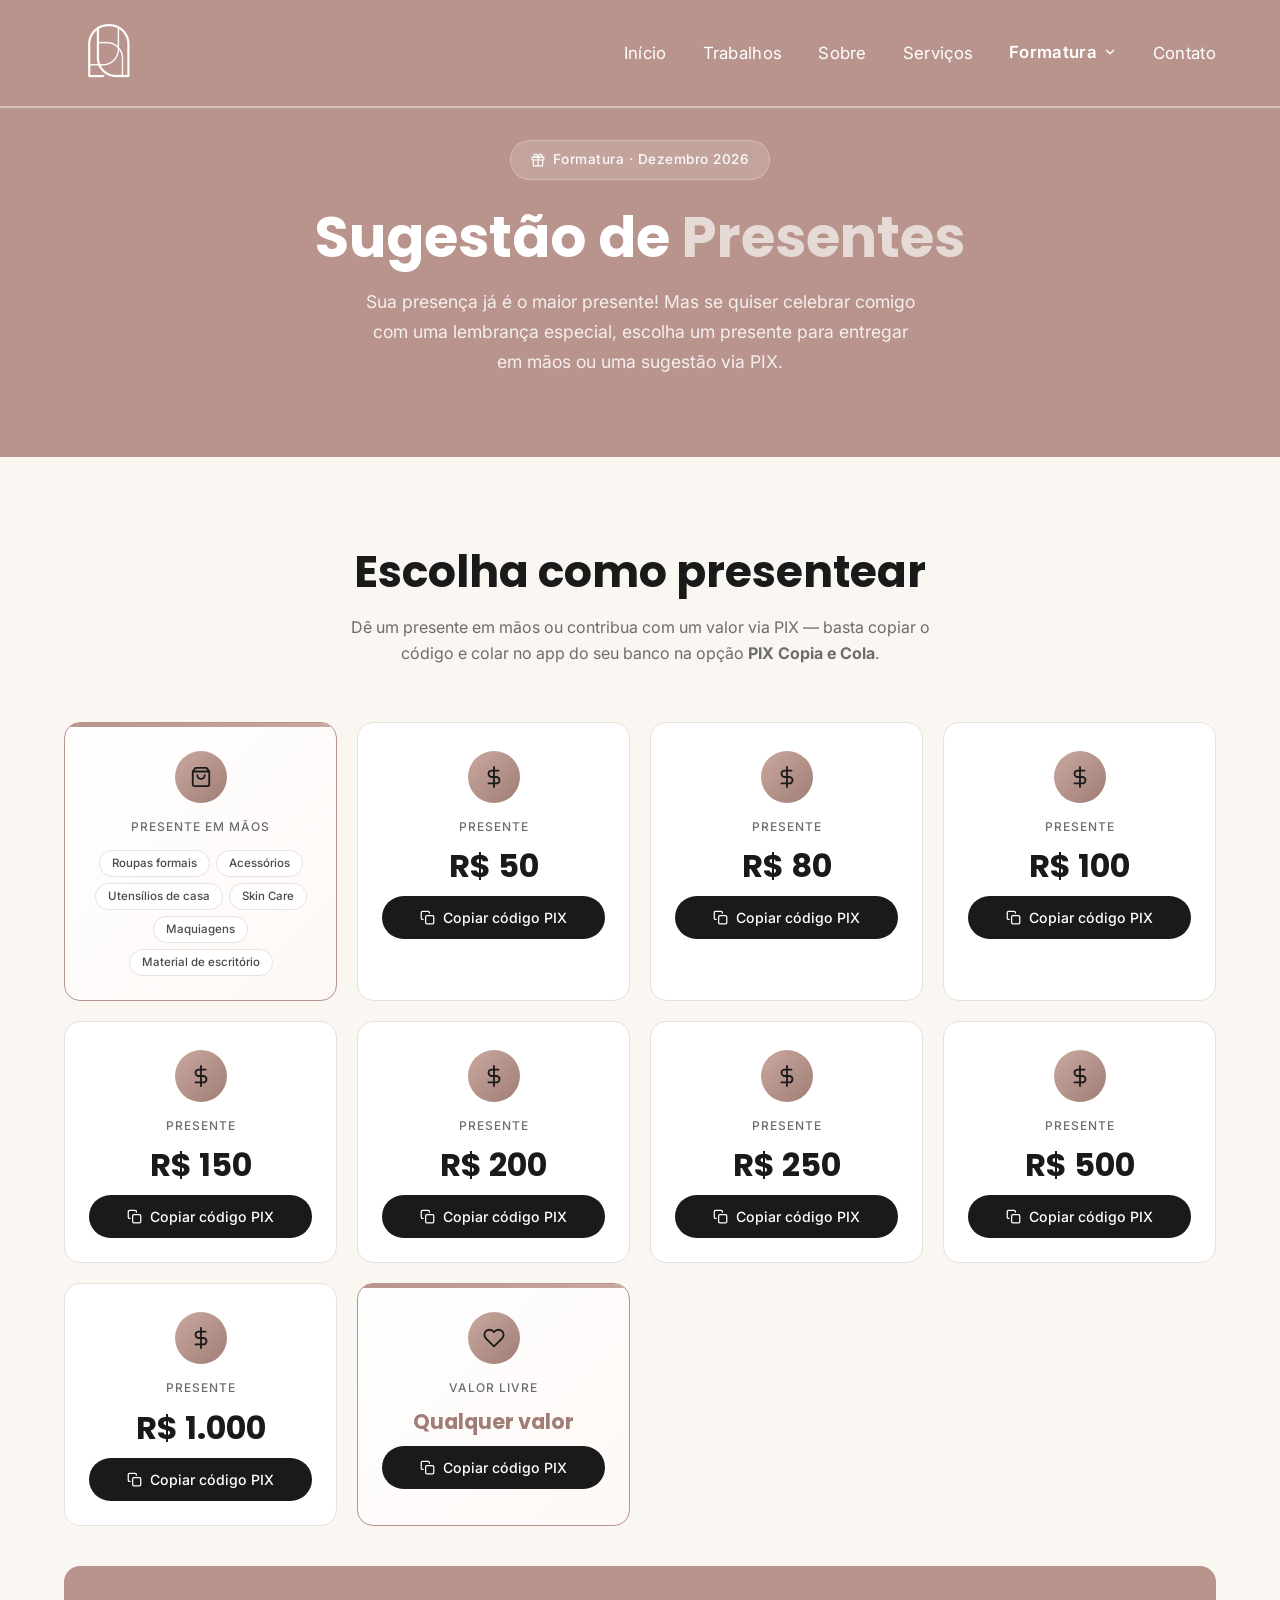
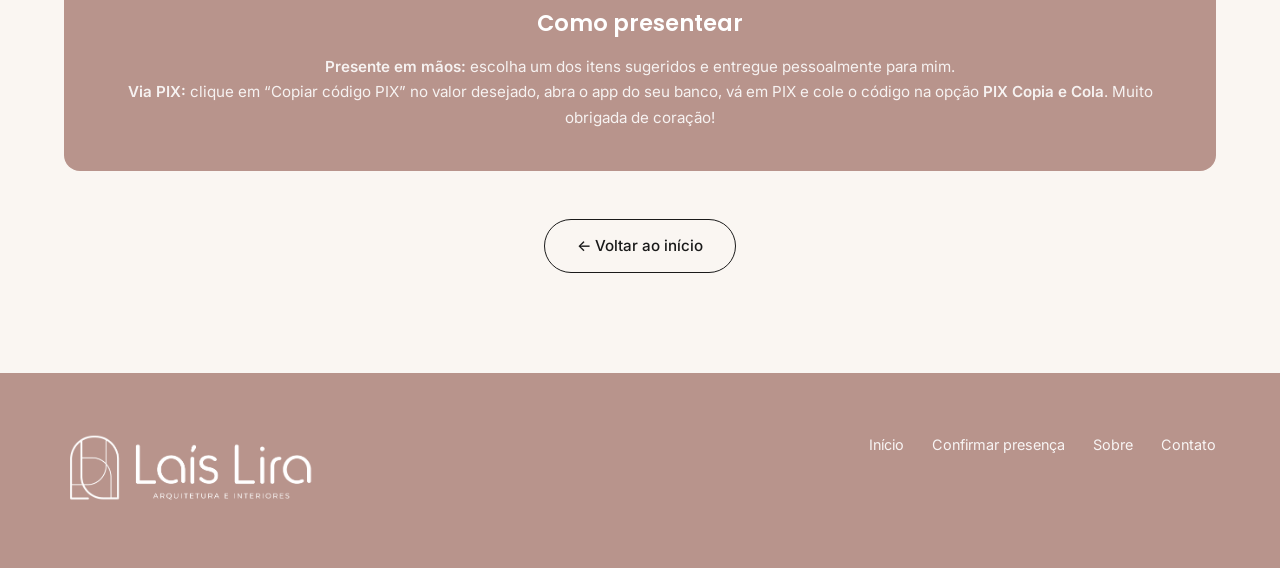
<file: Landing-page/presentes.html>
<!DOCTYPE html>
<html lang="pt-BR">

<head>
  <meta charset="UTF-8">
  <meta name="viewport" content="width=device-width, initial-scale=1.0">
  <title>Sugestão de Presentes — Laís Lira</title>
  <meta name="description"
    content="Sugestão de presentes para a formatura de Laís Lira, Arquitetura e Urbanismo. Dê um presente em mãos ou contribua com um presente em dinheiro via PIX.">
  <link rel="canonical" href="https://laislira-arquitetura.vercel.app/presentes.html">

  <meta property="og:type" content="website">
  <meta property="og:locale" content="pt_BR">
  <meta property="og:title" content="Sugestão de Presentes — Laís Lira">
  <meta property="og:description"
    content="Sua presença já é o maior presente. Dê um presente em mãos ou celebre comigo com uma lembrança especial via PIX.">
  <meta property="og:image" content="https://laislira-arquitetura.vercel.app/assets/images/convite-formatura.jpg">
  <meta name="theme-color" content="#b8948c">

  <link rel="preconnect" href="https://fonts.googleapis.com">
  <link rel="preconnect" href="https://fonts.gstatic.com" crossorigin>
  <link
    href="https://fonts.googleapis.com/css2?family=Inter:wght@300;400;500;600;700&family=Poppins:wght@400;500;600;700&display=swap"
    rel="stylesheet">

  <link rel="icon" type="image/svg+xml" href="assets/images/favicon.svg">
  <link rel="apple-touch-icon" href="assets/images/apple-touch-icon.png">
  <link rel="stylesheet" href="css/styles.css">
</head>

<body>
  <a href="#conteudo" class="sr-only">Pular para o conteúdo</a>

  <header class="header">
    <div class="container">
      <a href="index.html" class="header__logo" aria-label="Laís Lira Arquitetura — Página inicial">
        <img src="assets/images/logo.png" width="90" height="90" alt="Laís Lira Arquitetura">
      </a>

      <button class="header__toggle" aria-label="Abrir menu" aria-expanded="false" aria-controls="main-nav">
        <svg viewBox="0 0 24 24" width="28" height="28" stroke="currentColor" stroke-width="2" fill="none"
          stroke-linecap="round" stroke-linejoin="round" aria-hidden="true">
          <line x1="3" y1="12" x2="21" y2="12"></line>
          <line x1="3" y1="6" x2="21" y2="6"></line>
          <line x1="3" y1="18" x2="21" y2="18"></line>
        </svg>
      </button>

      <nav class="header__nav" id="main-nav" aria-label="Navegação principal">
        <a href="index.html">Início</a>
        <a href="index.html#projects">Trabalhos</a>
        <a href="sobre.html">Sobre</a>
        <a href="index.html#services">Serviços</a>
        <div class="nav-dropdown">
          <button type="button" class="nav-dropdown__trigger" aria-expanded="false" aria-controls="menu-formatura"
            aria-current="page">
            Formatura
            <svg viewBox="0 0 24 24" width="14" height="14" stroke="currentColor" stroke-width="2.2" fill="none"
              stroke-linecap="round" stroke-linejoin="round" aria-hidden="true">
              <polyline points="6 9 12 15 18 9"></polyline>
            </svg>
          </button>
          <ul class="nav-dropdown__menu" id="menu-formatura">
            <li><a href="formatura.html">Confirmar presença</a></li>
            <li><a href="presentes.html" aria-current="page">Presentes</a></li>
            <li><a href="fotos.html">Fotos</a></li>
          </ul>
        </div>
        <a href="contato.html">Contato</a>
      </nav>
    </div>
  </header>

  <main id="conteudo">
    <section class="gifts-hero">
      <div class="container">
        <p class="gifts-hero__badge">
          <svg viewBox="0 0 24 24" width="14" height="14" stroke="currentColor" stroke-width="2" fill="none"
            stroke-linecap="round" stroke-linejoin="round" aria-hidden="true">
            <polyline points="20 12 20 22 4 22 4 12"></polyline>
            <rect x="2" y="7" width="20" height="5"></rect>
            <line x1="12" y1="22" x2="12" y2="7"></line>
            <path d="M12 7H7.5a2.5 2.5 0 0 1 0-5C11 2 12 7 12 7z"></path>
            <path d="M12 7h4.5a2.5 2.5 0 0 0 0-5C13 2 12 7 12 7z"></path>
          </svg>
          Formatura · Dezembro 2026
        </p>
        <h1 class="gifts-hero__title">Sugestão de <span>Presentes</span></h1>
        <p class="gifts-hero__subtitle">
          Sua presença já é o maior presente! Mas se quiser celebrar comigo com uma lembrança especial, escolha um
          presente para entregar em mãos ou uma sugestão via PIX.
        </p>
      </div>
    </section>

    <section class="gifts-section">
      <div class="container">
        <h2 class="section-title">Escolha como presentear</h2>
        <p class="section-subtitle">Dê um presente em mãos ou contribua com um valor via PIX — basta copiar o código e
          colar no app do seu banco na opção <strong>PIX Copia e Cola</strong>.</p>

        <div class="gifts-grid" id="gifts-grid">
          <div class="gift-card gift-card--in-person">
            <div class="gift-card__icon">
              <svg viewBox="0 0 24 24" width="22" height="22" stroke="currentColor" stroke-width="2" fill="none"
                stroke-linecap="round" stroke-linejoin="round" aria-hidden="true">
                <path d="M6 2 3 6v14a2 2 0 0 0 2 2h14a2 2 0 0 0 2-2V6l-3-4z"></path>
                <line x1="3" y1="6" x2="21" y2="6"></line>
                <path d="M16 10a4 4 0 0 1-8 0"></path>
              </svg>
            </div>
            <p class="gift-card__label">Presente em mãos</p>
            <ul class="gift-card__options">
              <li>Roupas formais</li>
              <li>Acessórios</li>
              <li>Utensílios de casa</li>
              <li>Skin Care</li>
              <li>Maquiagens</li>
              <li>Material de escritório</li>
            </ul>
          </div>

          <div class="gift-card">
            <div class="gift-card__icon">
              <svg viewBox="0 0 24 24" width="22" height="22" stroke="currentColor" stroke-width="2" fill="none"
                stroke-linecap="round" aria-hidden="true">
                <line x1="12" y1="1" x2="12" y2="23"></line>
                <path d="M17 5H9.5a3.5 3.5 0 0 0 0 7h5a3.5 3.5 0 0 1 0 7H6"></path>
              </svg>
            </div>
            <p class="gift-card__label">Presente</p>
            <p class="gift-card__value">R$ 50</p>
            <code class="gift-card__pix-code"
              id="pix-50">00020126580014BR.GOV.BCB.PIX013695291faa-7a2c-4561-a29a-440594f74e95520400005303986540550.005802BR5924Lais Lira Soares de Melo6009SAO PAULO621405106jp510dHgJ630457E3</code>
            <button type="button" class="gift-card__copy-btn" data-pix="pix-50">
              <svg viewBox="0 0 24 24" width="15" height="15" stroke="currentColor" stroke-width="2" fill="none"
                stroke-linecap="round" stroke-linejoin="round" aria-hidden="true">
                <rect x="9" y="9" width="13" height="13" rx="2" ry="2"></rect>
                <path d="M5 15H4a2 2 0 0 1-2-2V4a2 2 0 0 1 2-2h9a2 2 0 0 1 2 2v1"></path>
              </svg>
              Copiar código PIX
            </button>
          </div>

          <div class="gift-card">
            <div class="gift-card__icon">
              <svg viewBox="0 0 24 24" width="22" height="22" stroke="currentColor" stroke-width="2" fill="none"
                stroke-linecap="round" aria-hidden="true">
                <line x1="12" y1="1" x2="12" y2="23"></line>
                <path d="M17 5H9.5a3.5 3.5 0 0 0 0 7h5a3.5 3.5 0 0 1 0 7H6"></path>
              </svg>
            </div>
            <p class="gift-card__label">Presente</p>
            <p class="gift-card__value">R$ 80</p>
            <code class="gift-card__pix-code"
              id="pix-80">00020126580014BR.GOV.BCB.PIX013695291faa-7a2c-4561-a29a-440594f74e95520400005303986540580.005802BR5924Lais Lira Soares de Melo6009SAO PAULO62140510aYrTPojAM76304790A</code>
            <button type="button" class="gift-card__copy-btn" data-pix="pix-80">
              <svg viewBox="0 0 24 24" width="15" height="15" stroke="currentColor" stroke-width="2" fill="none"
                stroke-linecap="round" stroke-linejoin="round" aria-hidden="true">
                <rect x="9" y="9" width="13" height="13" rx="2" ry="2"></rect>
                <path d="M5 15H4a2 2 0 0 1-2-2V4a2 2 0 0 1 2-2h9a2 2 0 0 1 2 2v1"></path>
              </svg>
              Copiar código PIX
            </button>
          </div>

          <div class="gift-card">
            <div class="gift-card__icon">
              <svg viewBox="0 0 24 24" width="22" height="22" stroke="currentColor" stroke-width="2" fill="none"
                stroke-linecap="round" aria-hidden="true">
                <line x1="12" y1="1" x2="12" y2="23"></line>
                <path d="M17 5H9.5a3.5 3.5 0 0 0 0 7h5a3.5 3.5 0 0 1 0 7H6"></path>
              </svg>
            </div>
            <p class="gift-card__label">Presente</p>
            <p class="gift-card__value">R$ 100</p>
            <code class="gift-card__pix-code"
              id="pix-100">00020126580014BR.GOV.BCB.PIX013695291faa-7a2c-4561-a29a-440594f74e955204000053039865406100.005802BR5924Lais Lira Soares de Melo6009SAO PAULO62140510eDJEG0mbtq630434E3</code>
            <button type="button" class="gift-card__copy-btn" data-pix="pix-100">
              <svg viewBox="0 0 24 24" width="15" height="15" stroke="currentColor" stroke-width="2" fill="none"
                stroke-linecap="round" stroke-linejoin="round" aria-hidden="true">
                <rect x="9" y="9" width="13" height="13" rx="2" ry="2"></rect>
                <path d="M5 15H4a2 2 0 0 1-2-2V4a2 2 0 0 1 2-2h9a2 2 0 0 1 2 2v1"></path>
              </svg>
              Copiar código PIX
            </button>
          </div>

          <div class="gift-card">
            <div class="gift-card__icon">
              <svg viewBox="0 0 24 24" width="22" height="22" stroke="currentColor" stroke-width="2" fill="none"
                stroke-linecap="round" aria-hidden="true">
                <line x1="12" y1="1" x2="12" y2="23"></line>
                <path d="M17 5H9.5a3.5 3.5 0 0 0 0 7h5a3.5 3.5 0 0 1 0 7H6"></path>
              </svg>
            </div>
            <p class="gift-card__label">Presente</p>
            <p class="gift-card__value">R$ 150</p>
            <code class="gift-card__pix-code"
              id="pix-150">00020126580014BR.GOV.BCB.PIX013695291faa-7a2c-4561-a29a-440594f74e955204000053039865406150.005802BR5924Lais Lira Soares de Melo6009SAO PAULO62140510GVqt5PeVuI630492D6</code>
            <button type="button" class="gift-card__copy-btn" data-pix="pix-150">
              <svg viewBox="0 0 24 24" width="15" height="15" stroke="currentColor" stroke-width="2" fill="none"
                stroke-linecap="round" stroke-linejoin="round" aria-hidden="true">
                <rect x="9" y="9" width="13" height="13" rx="2" ry="2"></rect>
                <path d="M5 15H4a2 2 0 0 1-2-2V4a2 2 0 0 1 2-2h9a2 2 0 0 1 2 2v1"></path>
              </svg>
              Copiar código PIX
            </button>
          </div>

          <div class="gift-card">
            <div class="gift-card__icon">
              <svg viewBox="0 0 24 24" width="22" height="22" stroke="currentColor" stroke-width="2" fill="none"
                stroke-linecap="round" aria-hidden="true">
                <line x1="12" y1="1" x2="12" y2="23"></line>
                <path d="M17 5H9.5a3.5 3.5 0 0 0 0 7h5a3.5 3.5 0 0 1 0 7H6"></path>
              </svg>
            </div>
            <p class="gift-card__label">Presente</p>
            <p class="gift-card__value">R$ 200</p>
            <code class="gift-card__pix-code"
              id="pix-200">00020126580014BR.GOV.BCB.PIX013695291faa-7a2c-4561-a29a-440594f74e955204000053039865406200.005802BR5924Lais Lira Soares de Melo6009SAO PAULO621405104aOTQexoqJ6304E908</code>
            <button type="button" class="gift-card__copy-btn" data-pix="pix-200">
              <svg viewBox="0 0 24 24" width="15" height="15" stroke="currentColor" stroke-width="2" fill="none"
                stroke-linecap="round" stroke-linejoin="round" aria-hidden="true">
                <rect x="9" y="9" width="13" height="13" rx="2" ry="2"></rect>
                <path d="M5 15H4a2 2 0 0 1-2-2V4a2 2 0 0 1 2-2h9a2 2 0 0 1 2 2v1"></path>
              </svg>
              Copiar código PIX
            </button>
          </div>

          <div class="gift-card">
            <div class="gift-card__icon">
              <svg viewBox="0 0 24 24" width="22" height="22" stroke="currentColor" stroke-width="2" fill="none"
                stroke-linecap="round" aria-hidden="true">
                <line x1="12" y1="1" x2="12" y2="23"></line>
                <path d="M17 5H9.5a3.5 3.5 0 0 0 0 7h5a3.5 3.5 0 0 1 0 7H6"></path>
              </svg>
            </div>
            <p class="gift-card__label">Presente</p>
            <p class="gift-card__value">R$ 250</p>
            <code class="gift-card__pix-code"
              id="pix-250">00020126580014BR.GOV.BCB.PIX013695291faa-7a2c-4561-a29a-440594f74e955204000053039865406250.005802BR5924Lais Lira Soares de Melo6009SAO PAULO62140510Ljw2L9yjR463045C6F</code>
            <button type="button" class="gift-card__copy-btn" data-pix="pix-250">
              <svg viewBox="0 0 24 24" width="15" height="15" stroke="currentColor" stroke-width="2" fill="none"
                stroke-linecap="round" stroke-linejoin="round" aria-hidden="true">
                <rect x="9" y="9" width="13" height="13" rx="2" ry="2"></rect>
                <path d="M5 15H4a2 2 0 0 1-2-2V4a2 2 0 0 1 2-2h9a2 2 0 0 1 2 2v1"></path>
              </svg>
              Copiar código PIX
            </button>
          </div>

          <div class="gift-card">
            <div class="gift-card__icon">
              <svg viewBox="0 0 24 24" width="22" height="22" stroke="currentColor" stroke-width="2" fill="none"
                stroke-linecap="round" aria-hidden="true">
                <line x1="12" y1="1" x2="12" y2="23"></line>
                <path d="M17 5H9.5a3.5 3.5 0 0 0 0 7h5a3.5 3.5 0 0 1 0 7H6"></path>
              </svg>
            </div>
            <p class="gift-card__label">Presente</p>
            <p class="gift-card__value">R$ 500</p>
            <code class="gift-card__pix-code"
              id="pix-500">00020126580014BR.GOV.BCB.PIX013695291faa-7a2c-4561-a29a-440594f74e955204000053039865406500.005802BR5924Lais Lira Soares de Melo6009SAO PAULO62140510GHGAt8xkkd63047A2B</code>
            <button type="button" class="gift-card__copy-btn" data-pix="pix-500">
              <svg viewBox="0 0 24 24" width="15" height="15" stroke="currentColor" stroke-width="2" fill="none"
                stroke-linecap="round" stroke-linejoin="round" aria-hidden="true">
                <rect x="9" y="9" width="13" height="13" rx="2" ry="2"></rect>
                <path d="M5 15H4a2 2 0 0 1-2-2V4a2 2 0 0 1 2-2h9a2 2 0 0 1 2 2v1"></path>
              </svg>
              Copiar código PIX
            </button>
          </div>

          <div class="gift-card">
            <div class="gift-card__icon">
              <svg viewBox="0 0 24 24" width="22" height="22" stroke="currentColor" stroke-width="2" fill="none"
                stroke-linecap="round" aria-hidden="true">
                <line x1="12" y1="1" x2="12" y2="23"></line>
                <path d="M17 5H9.5a3.5 3.5 0 0 0 0 7h5a3.5 3.5 0 0 1 0 7H6"></path>
              </svg>
            </div>
            <p class="gift-card__label">Presente</p>
            <p class="gift-card__value">R$ 1.000</p>
            <code class="gift-card__pix-code"
              id="pix-1000">00020126580014BR.GOV.BCB.PIX013695291faa-7a2c-4561-a29a-440594f74e9552040000530398654071000.005802BR5924Lais Lira Soares de Melo6009SAO PAULO62140510ThyenSzQbZ6304A7C7</code>
            <button type="button" class="gift-card__copy-btn" data-pix="pix-1000">
              <svg viewBox="0 0 24 24" width="15" height="15" stroke="currentColor" stroke-width="2" fill="none"
                stroke-linecap="round" stroke-linejoin="round" aria-hidden="true">
                <rect x="9" y="9" width="13" height="13" rx="2" ry="2"></rect>
                <path d="M5 15H4a2 2 0 0 1-2-2V4a2 2 0 0 1 2-2h9a2 2 0 0 1 2 2v1"></path>
              </svg>
              Copiar código PIX
            </button>
          </div>

          <div class="gift-card gift-card--custom">
            <div class="gift-card__icon">
              <svg viewBox="0 0 24 24" width="22" height="22" stroke="currentColor" stroke-width="2" fill="none"
                stroke-linecap="round" stroke-linejoin="round" aria-hidden="true">
                <path
                  d="M20.84 4.61a5.5 5.5 0 0 0-7.78 0L12 5.67l-1.06-1.06a5.5 5.5 0 0 0-7.78 7.78l1.06 1.06L12 21.23l7.78-7.78 1.06-1.06a5.5 5.5 0 0 0 0-7.78z">
                </path>
              </svg>
            </div>
            <p class="gift-card__label">Valor livre</p>
            <p class="gift-card__value">Qualquer valor</p>
            <code class="gift-card__pix-code"
              id="pix-livre">00020126580014BR.GOV.BCB.PIX013695291faa-7a2c-4561-a29a-440594f74e955204000053039865802BR5924Lais Lira Soares de Melo6009SAO PAULO621405109Z2jP7fD5v63045C29</code>
            <button type="button" class="gift-card__copy-btn" data-pix="pix-livre">
              <svg viewBox="0 0 24 24" width="15" height="15" stroke="currentColor" stroke-width="2" fill="none"
                stroke-linecap="round" stroke-linejoin="round" aria-hidden="true">
                <rect x="9" y="9" width="13" height="13" rx="2" ry="2"></rect>
                <path d="M5 15H4a2 2 0 0 1-2-2V4a2 2 0 0 1 2-2h9a2 2 0 0 1 2 2v1"></path>
              </svg>
              Copiar código PIX
            </button>
          </div>
        </div>

        <div class="gifts-info-box">
          <h3>Como presentear</h3>
          <p><strong>Presente em mãos:</strong> escolha um dos itens sugeridos e entregue pessoalmente para mim.</p>
          <p><strong>Via PIX:</strong> clique em &ldquo;Copiar código PIX&rdquo; no valor desejado, abra o app do seu
            banco, vá em PIX e cole o código na opção <strong>PIX Copia e Cola</strong>. Muito obrigada de coração!</p>
        </div>

        <div class="gifts-back">
          <a href="index.html" class="btn btn-outline-dark">&larr; Voltar ao início</a>
        </div>
      </div>
    </section>
  </main>

  <footer class="footer">
    <div class="container">
      <div class="footer__brand">
        <a href="index.html" class="footer__logo" aria-label="Laís Lira Arquitetura — Página inicial">
          <img src="assets/images/logo 2.png" width="160" height="160" alt="Laís Lira Arquitetura" loading="lazy">
        </a>
      </div>
      <div class="footer__right">
        <nav class="footer__nav" aria-label="Navegação do rodapé">
          <a href="index.html">Início</a>
          <a href="formatura.html">Confirmar presença</a>
          <a href="sobre.html">Sobre</a>
          <a href="contato.html">Contato</a>
        </nav>
      </div>
    </div>
  </footer>

  <script src="js/main.js" defer></script>
</body>

</html>
</file>
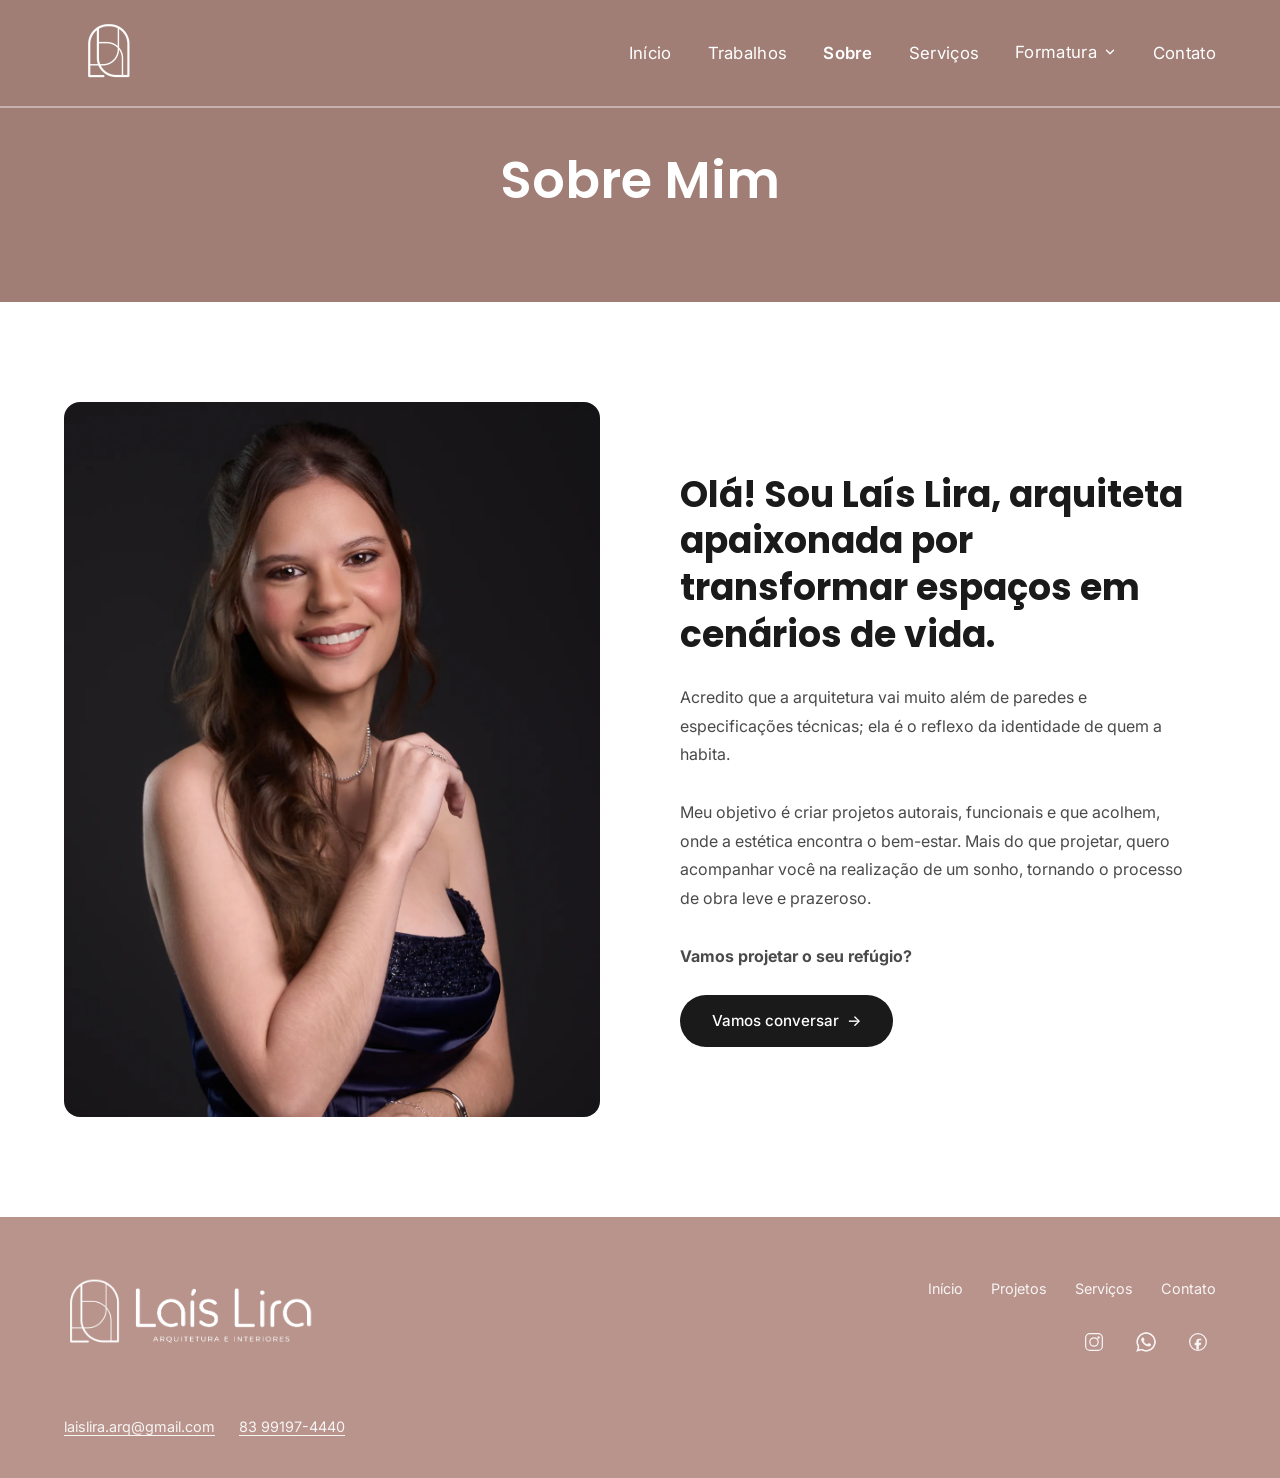
<file: Landing-page/sobre.html>
<!DOCTYPE html>
<html lang="pt-BR">

<head>
  <meta charset="UTF-8">
  <meta name="viewport" content="width=device-width, initial-scale=1.0">
  <title>Sobre — Laís Lira Arquitetura</title>
  <meta name="description"
    content="Laís Lira, arquiteta em Campina Grande (PB), cria projetos autorais, funcionais e acolhedores. Conheça o processo e o jeito de trabalhar.">
  <link rel="canonical" href="https://laislira-arquitetura.vercel.app/sobre.html">

  <meta property="og:type" content="website">
  <meta property="og:locale" content="pt_BR">
  <meta property="og:site_name" content="Laís Lira Arquitetura">
  <meta property="og:title" content="Sobre — Laís Lira Arquitetura">
  <meta property="og:description" content="Arquiteta passionada por transformar espaços em cenários de vida.">
  <meta property="og:url" content="https://laislira-arquitetura.vercel.app/sobre.html">
  <meta property="og:image" content="https://laislira-arquitetura.vercel.app/assets/images/og-sobre.jpg">
  <meta property="og:image:width" content="1200">
  <meta property="og:image:height" content="630">
  <meta name="twitter:card" content="summary_large_image">
  <meta name="twitter:title" content="Sobre — Laís Lira Arquitetura">
  <meta name="twitter:description" content="Arquiteta passionada por transformar espaços em cenários de vida.">
  <meta name="twitter:image" content="https://laislira-arquitetura.vercel.app/assets/images/og-sobre.jpg">
  <meta name="theme-color" content="#b8948c">

  <link rel="preconnect" href="https://fonts.googleapis.com">
  <link rel="preconnect" href="https://fonts.gstatic.com" crossorigin>
  <link
    href="https://fonts.googleapis.com/css2?family=Inter:wght@300;400;500;600;700&family=Poppins:wght@400;500;600;700&display=swap"
    rel="stylesheet">

  <link rel="icon" type="image/svg+xml" href="assets/images/favicon.svg">
  <link rel="apple-touch-icon" href="assets/images/apple-touch-icon.png">
  <link rel="stylesheet" href="css/styles.css">
</head>

<body>
  <a href="#conteudo" class="sr-only">Pular para o conteúdo</a>

  <header class="header">
    <div class="container">
      <a href="index.html" class="header__logo" aria-label="Laís Lira Arquitetura — Página inicial">
        <img src="assets/images/logo.png" width="90" height="90" alt="Laís Lira Arquitetura">
      </a>

      <button class="header__toggle" aria-label="Abrir menu" aria-expanded="false" aria-controls="main-nav">
        <svg viewBox="0 0 24 24" width="28" height="28" stroke="currentColor" stroke-width="2" fill="none"
          stroke-linecap="round" stroke-linejoin="round" aria-hidden="true">
          <line x1="3" y1="12" x2="21" y2="12"></line>
          <line x1="3" y1="6" x2="21" y2="6"></line>
          <line x1="3" y1="18" x2="21" y2="18"></line>
        </svg>
      </button>

      <nav class="header__nav" id="main-nav" aria-label="Navegação principal">
        <a href="index.html">Início</a>
        <a href="index.html#projects">Trabalhos</a>
        <a href="sobre.html" aria-current="page">Sobre</a>
        <a href="index.html#services">Serviços</a>
        <div class="nav-dropdown">
          <button type="button" class="nav-dropdown__trigger" aria-expanded="false" aria-controls="menu-formatura">
            Formatura
            <svg viewBox="0 0 24 24" width="14" height="14" stroke="currentColor" stroke-width="2.2" fill="none"
              stroke-linecap="round" stroke-linejoin="round" aria-hidden="true">
              <polyline points="6 9 12 15 18 9"></polyline>
            </svg>
          </button>
          <ul class="nav-dropdown__menu" id="menu-formatura">
            <li><a href="formatura.html">Confirmar presença</a></li>
            <li><a href="presentes.html">Presentes</a></li>
            <li><a href="fotos.html">Fotos</a></li>
          </ul>
        </div>
        <a href="contato.html">Contato</a>
      </nav>
    </div>
  </header>

  <main id="conteudo">
    <section class="page-header">
      <div class="container">
        <h1 class="page-title">Sobre Mim</h1>
      </div>
    </section>

    <section class="about page-section--tight">
      <div class="container">
        <div class="about__image">
          <picture>
            <source srcset="assets/images/sobre.webp" type="image/webp">
            <img src="assets/images/sobre.jpeg" width="1200" height="1600" alt="Laís Lira, arquiteta"
              fetchpriority="high" decoding="async">
          </picture>
        </div>
        <div class="about__content">
          <h2 class="about__title">Olá! Sou Laís Lira, arquiteta apaixonada por transformar espaços em cenários de vida.
          </h2>
          <p class="about__text">
            Acredito que a arquitetura vai muito além de paredes e especificações técnicas; ela é o reflexo da
            identidade
            de quem a habita.
            <br><br>
            Meu objetivo é criar projetos autorais, funcionais e que acolhem, onde a estética encontra o bem-estar. Mais
            do que projetar, quero acompanhar você na realização de um sonho, tornando o processo de obra leve e
            prazeroso.
            <br><br>
            <strong>Vamos projetar o seu refúgio?</strong>
          </p>
          <p class="about__cta">
            <a href="contato.html" class="btn btn-primary">Vamos conversar &nbsp;&rarr;</a>
          </p>
        </div>
      </div>
    </section>
  </main>

  <footer class="footer">
    <div class="container">
      <div class="footer__brand">
        <a href="index.html" class="footer__logo" aria-label="Laís Lira Arquitetura — Página inicial">
          <img src="assets/images/logo 2.png" width="160" height="160" alt="Laís Lira Arquitetura" loading="lazy">
        </a>
        <p class="footer__tagline"></p>
        <div class="footer__contact">
          <a href="mailto:laislira.arq@gmail.com">laislira.arq@gmail.com</a>
          <a href="tel:+558391974440">83 99197-4440</a>
        </div>
      </div>

      <div class="footer__right">
        <nav class="footer__nav" aria-label="Navegação do rodapé">
          <a href="index.html">Início</a>
          <a href="index.html#projects">Projetos</a>
          <a href="index.html#services">Serviços</a>
          <a href="contato.html">Contato</a>
        </nav>
        <div class="footer__social">
          <a href="https://www.instagram.com/laislira2108/" aria-label="Instagram" target="_blank"
            rel="noopener noreferrer">
            <svg viewBox="0 0 24 24" xmlns="http://www.w3.org/2000/svg" aria-hidden="true">
              <rect x="2" y="2" width="20" height="20" rx="5" fill="none" stroke="currentColor" stroke-width="1.5" />
              <circle cx="12" cy="12" r="5" fill="none" stroke="currentColor" stroke-width="1.5" />
              <circle cx="17.5" cy="6.5" r="1.5" fill="currentColor" />
            </svg>
          </a>
          <a href="https://wa.me/558391974440?text=Ol%C3%A1%2C%20gostaria%20de%20saber%20sobre%20seus%20servir%C3%A7os!"
            aria-label="WhatsApp" target="_blank" rel="noopener noreferrer">
            <img src="assets/images/logowpp.png" alt="WhatsApp" style="width: 24px; height: 24px; object-fit: contain;">
          </a>
          <a href="https://facebook.com" aria-label="Facebook" target="_blank" rel="noopener noreferrer">
            <svg viewBox="0 0 24 24" xmlns="http://www.w3.org/2000/svg" aria-hidden="true">
              <circle cx="12" cy="12" r="10" fill="none" stroke="currentColor" stroke-width="1.5" />
              <path d="M15 8h-2a3 3 0 00-3 3v2h-2v3h2v5h3v-5h2l1-3h-3v-2a1 1 0 011-1h2V8z" fill="currentColor" />
            </svg>
          </a>
        </div>
      </div>
    </div>
  </footer>

  <script src="js/main.js" defer></script>
</body>

</html>
</file>
<file: Landing-page/css/styles.css>
/* ==========================================================================
   Laís Lira Arquitetura — Landing Page
   Design System & Styles
   ========================================================================== */

/* ---------- CSS Custom Properties ---------- */
:root {
  /* Colors */
  --color-primary: #b8948c;
  --color-primary-light: #c9a89f;
  --color-primary-dark: #a07e76;
  --color-dark: #1a1a1a;
  --color-text: #4a4a4a;
  --color-text-light: #6d6d6d;
  --color-bg-light: #faf6f2;
  --color-bg-white: #ffffff;
  --color-accent: #c45a2d;
  --color-accent-dark: #a0461e;
  --color-success: #2d7a4f;
  --color-error: #b3261e;
  --color-border: #e8e0dc;

  /* Typography */
  --font-heading: 'Poppins', sans-serif;
  --font-body: 'Inter', -apple-system, BlinkMacSystemFont, sans-serif;

  /* Spacing */
  --section-padding: 100px 0;
  --container-width: 1200px;
  --gap-sm: 12px;
  --gap-md: 24px;
  --gap-lg: 48px;
  --gap-xl: 80px;

  /* Radius */
  --radius-sm: 8px;
  --radius-md: 16px;
  --radius-lg: 24px;

  /* Shadows */
  --shadow-card: 0 2px 16px rgba(0, 0, 0, 0.06);
  --shadow-card-hover: 0 8px 32px rgba(0, 0, 0, 0.10);

  /* Transitions */
  --transition: 0.3s ease;

  /* Layout */
  --header-height: 68px;
}

/* ---------- Reset & Base ---------- */
*,
*::before,
*::after {
  margin: 0;
  padding: 0;
  box-sizing: border-box;
}

html {
  scroll-behavior: smooth;
  scroll-padding-top: var(--header-height);
  font-size: 16px;
}

body {
  font-family: var(--font-body);
  color: var(--color-dark);
  line-height: 1.6;
  background-color: var(--color-bg-white);
  -webkit-font-smoothing: antialiased;
  -moz-osx-font-smoothing: grayscale;
}

img {
  max-width: 100%;
  height: auto;
  display: block;
}

a {
  text-decoration: none;
  color: inherit;
  transition: color var(--transition);
}

ul {
  list-style: none;
}

:target {
  scroll-margin-top: var(--header-height);
}

:focus-visible {
  outline: 2px solid var(--color-accent);
  outline-offset: 3px;
  border-radius: 2px;
}

.sr-only {
  position: absolute;
  width: 1px;
  height: 1px;
  padding: 0;
  margin: -1px;
  overflow: hidden;
  clip: rect(0, 0, 0, 0);
  white-space: nowrap;
  border: 0;
}

[hidden] {
  display: none !important;
}

/* ---------- Preferencia de movimento reduzido ---------- */
@media (prefers-reduced-motion: reduce) {

  *,
  *::before,
  *::after {
    animation-duration: 0.01ms !important;
    animation-iteration-count: 1 !important;
    transition-duration: 0.01ms !important;
    transition-delay: 0ms !important;
    scroll-behavior: auto !important;
  }
}

/* ---------- Reusable Components ---------- */

/* Container */
.container {
  width: min(var(--container-width), 90%);
  margin: 0 auto;
}

/* Section Title */
.section-title {
  font-family: var(--font-heading);
  font-size: clamp(2rem, 4vw, 2.75rem);
  font-weight: 700;
  color: var(--color-dark);
  margin-bottom: var(--gap-sm);
}

.section-subtitle {
  font-size: 1rem;
  color: var(--color-text-light);
  max-width: 600px;
  margin: 0 auto var(--gap-lg);
  text-align: center;
}

.section-title--left {
  text-align: left;
}

.lead {
  color: var(--color-text);
  margin-bottom: 30px;
}

.narrow {
  max-width: 600px;
}

/* Cabeçalho de página interna */
.page-header {
  background-color: var(--color-primary-dark);
  padding: 140px 0 80px;
  text-align: center;
  color: var(--color-bg-white);
}

.page-title {
  font-family: var(--font-heading);
  font-size: clamp(2rem, 4vw, 3.5rem);
  font-weight: 600;
}

.page-header__lead {
  opacity: 0.9;
  max-width: 600px;
  margin: 10px auto 0;
}

.page-header--tall {
  padding: 200px 0 100px;
}

.text-center {
  text-align: center;
}

.page-section {
  padding: 80px 0;
}

.page-section--tight {
  padding-top: 80px;
}

.page-section--muted {
  background-color: var(--color-bg-light);
}

/* Bloco de informação de contato */
.info-item {
  display: flex;
  gap: 15px;
  margin-bottom: 20px;
}

.info-item__icon {
  color: var(--color-accent);
  flex-shrink: 0;
}

.info-item__icon svg {
  width: 24px;
  height: 24px;
  stroke: currentColor;
  fill: none;
  stroke-width: 2;
}

.info-item__label {
  font-size: 1rem;
  font-weight: 500;
  margin-bottom: 2px;
}

.info-item__value {
  font-size: 0.9rem;
  color: var(--color-text-light);
  word-break: break-word;
}

a.info-item__value:hover {
  color: var(--color-accent);
}

/* Botão em estado de carregamento */
.btn[disabled] {
  opacity: 0.65;
  cursor: not-allowed;
  transform: none !important;
}

.btn-block {
  width: 100%;
  justify-content: center;
}

/* Mensagem de erro de formulário */
.form-error {
  display: flex;
  align-items: flex-start;
  gap: 10px;
  padding: 14px 16px;
  border-radius: var(--radius-sm);
  background-color: #fdecea;
  border: 1px solid #f5c2bd;
  color: var(--color-error);
  font-size: 0.88rem;
  line-height: 1.5;
}

.form-error svg {
  width: 18px;
  height: 18px;
  flex-shrink: 0;
  margin-top: 1px;
  stroke: currentColor;
  fill: none;
  stroke-width: 2;
}

.form-backup {
  margin-top: 16px;
  padding-top: 16px;
  border-top: 1px solid var(--color-border);
  font-size: 0.88rem;
  color: var(--color-text-light);
  line-height: 1.6;
}

.form-backup a {
  color: var(--color-accent);
  font-weight: 500;
}

/* Botão de fechar de overlays */
.overlay-close {
  background: transparent;
  border: none;
  cursor: pointer;
  color: var(--color-text-light);
  transition: color var(--transition);
  line-height: 1;
}

.overlay-close:hover {
  color: var(--color-dark);
}

/* Buttons */
.btn {
  display: inline-flex;
  align-items: center;
  gap: 8px;
  padding: 14px 32px;
  font-family: var(--font-body);
  font-size: 0.95rem;
  font-weight: 500;
  border: none;
  cursor: pointer;
  transition: all var(--transition);
  border-radius: 50px;
}

.btn-primary {
  background-color: var(--color-dark);
  color: var(--color-bg-white);
}

.btn-primary:hover {
  background-color: #333;
  transform: translateY(-2px);
}

.btn-outline {
  background-color: transparent;
  color: var(--color-bg-white);
  border: 1.5px solid var(--color-bg-white);
}

.btn-outline:hover {
  background-color: var(--color-bg-white);
  color: var(--color-dark);
}

.btn-outline-dark {
  background-color: transparent;
  color: var(--color-dark);
  border: 1.5px solid var(--color-dark);
}

.btn-outline-dark:hover {
  background-color: var(--color-dark);
  color: var(--color-bg-white);
}

/* Card */
.card {
  background: var(--color-bg-white);
  border-radius: var(--radius-md);
  box-shadow: var(--shadow-card);
  overflow: hidden;
  transition: box-shadow var(--transition), transform var(--transition);
}

.card:hover {
  box-shadow: var(--shadow-card-hover);
  transform: translateY(-4px);
}

/* ==========================================================================
   1. HEADER / NAVBAR
   ========================================================================== */
.header {
  position: fixed;
  top: 0;
  left: 0;
  width: 100%;
  z-index: 100;
  padding: 8px 0;
  border-bottom: 2px solid rgba(255, 255, 255, 0.4);
  background-color: transparent;
  transition: padding 0.3s ease, background-color 0.3s ease, backdrop-filter 0.3s ease;
}

.header.is-scrolled {
  padding: 4px 0;
  background-color: rgba(0, 0, 0, 0.2);
  backdrop-filter: blur(8px);
  -webkit-backdrop-filter: blur(8px);
}

.header .container {
  display: flex;
  align-items: center;
  justify-content: space-between;
}

.header__logo {
  display: block;
  flex-shrink: 0;
  line-height: 0;
}

.header__logo img {
  width: 90px;
  height: auto;
}

.header__nav {
  display: flex;
  align-items: center;
  gap: 36px;
}

.header__nav a {
  color: var(--color-bg-white);
  font-size: 1.05rem;
  font-weight: 400;
  letter-spacing: 0.3px;
  position: relative;
}

.header__nav a::after {
  content: '';
  position: absolute;
  bottom: -4px;
  left: 0;
  width: 0;
  height: 1.5px;
  background: var(--color-bg-white);
  transition: width var(--transition);
}

.header__nav a:hover::after,
.header__nav a:focus-visible::after {
  width: 100%;
}

.header__nav a[aria-current='page'] {
  font-weight: 600;
}

/* Dropdown "Formatura" */
.nav-dropdown {
  position: relative;
}

.nav-dropdown__trigger {
  display: inline-flex;
  align-items: center;
  gap: 6px;
  padding: 0;
  background: transparent;
  border: none;
  color: var(--color-bg-white);
  font-family: var(--font-body);
  font-size: 1.05rem;
  font-weight: 400;
  letter-spacing: 0.3px;
  cursor: pointer;
}

.nav-dropdown__trigger:hover {
  font-weight: 500;
}

.nav-dropdown__trigger[aria-current='page'] {
  font-weight: 600;
}

.nav-dropdown__trigger svg {
  transition: transform var(--transition);
}

.nav-dropdown.is-open .nav-dropdown__trigger svg {
  transform: rotate(180deg);
}

.nav-dropdown__menu {
  position: absolute;
  top: calc(100% + 10px);
  left: 50%;
  transform: translateX(-50%) translateY(-6px);
  min-width: 220px;
  padding: 8px;
  background: var(--color-bg-white);
  border-radius: var(--radius-sm);
  box-shadow: 0 12px 32px rgba(0, 0, 0, 0.18);
  opacity: 0;
  visibility: hidden;
  transition: opacity var(--transition), transform var(--transition), visibility var(--transition);
}

/* Ponte invisível para o mouse não perder o menu no caminho */
.nav-dropdown__menu::before {
  content: '';
  position: absolute;
  top: -10px;
  left: 0;
  right: 0;
  height: 10px;
}

.header__nav .nav-dropdown__menu a {
  display: block;
  padding: 10px 14px;
  border-radius: var(--radius-sm);
  color: var(--color-text);
  font-size: 0.95rem;
  white-space: nowrap;
}

.header__nav .nav-dropdown__menu a::after {
  display: none;
}

.header__nav .nav-dropdown__menu a:hover,
.header__nav .nav-dropdown__menu a:focus-visible {
  background: var(--color-bg-light);
  color: var(--color-primary-dark);
}

@media (min-width: 641px) {

  .nav-dropdown:hover .nav-dropdown__menu,
  .nav-dropdown:focus-within .nav-dropdown__menu,
  .nav-dropdown.is-open .nav-dropdown__menu {
    opacity: 1;
    visibility: visible;
    transform: translateX(-50%) translateY(0);
  }
}

.header__toggle {
  display: none;
  background: transparent;
  border: none;
  color: var(--color-bg-white);
  cursor: pointer;
  padding: 8px;
}

/* Scrim do menu mobile */
.nav-scrim {
  position: fixed;
  inset: 0;
  background-color: rgba(0, 0, 0, 0.45);
  backdrop-filter: blur(4px);
  -webkit-backdrop-filter: blur(4px);
  opacity: 0;
  visibility: hidden;
  z-index: 99;
  transition: opacity 0.4s ease, visibility 0.4s ease;
}

.nav-scrim.is-active {
  opacity: 1;
  visibility: visible;
}

/* ==========================================================================
   2. HERO SECTION
   ========================================================================== */
.hero {
  position: relative;
  width: 100%;
  height: 100vh;
  min-height: 600px;
  display: flex;
  align-items: center;
  justify-content: center;
  text-align: center;
  color: var(--color-bg-white);
  overflow: hidden;
}

.hero__bg {
  position: absolute;
  inset: 0;
  z-index: 0;
}

.hero__bg img {
  width: 100%;
  height: 100%;
  object-fit: cover;
}

.hero__bg::after {
  content: '';
  position: absolute;
  inset: 0;
  background: linear-gradient(to bottom,
      rgba(0, 0, 0, 0.15) 0%,
      rgba(0, 0, 0, 0.3) 50%,
      rgba(0, 0, 0, 0.45) 100%);
}

.hero__content {
  position: relative;
  z-index: 1;
  max-width: 700px;
  padding: 0 20px;
}

.hero__title {
  font-family: var(--font-heading);
  font-size: clamp(2.5rem, 4.5vw, 4rem);
  font-weight: 500;
  line-height: 1.2;
  margin-bottom: var(--gap-md);
  letter-spacing: -0.5px;
}

.hero__subtitle {
  font-size: 0.85rem;
  font-weight: 400;
  letter-spacing: 6px;
  text-transform: uppercase;
  margin-bottom: var(--gap-lg);
  opacity: 0.9;
}

.hero .btn-outline {
  padding: 12px 28px;
  font-size: 0.9rem;
}

/* ==========================================================================
   3. SERVICES SECTION
   ========================================================================== */
.services {
  background-color: var(--color-primary);
}

.services__grid {
  display: grid;
  grid-template-columns: repeat(3, 1fr);
}

.service-card {
  padding: 50px 40px;
  color: var(--color-bg-white);
  border-right: 1px solid rgba(255, 255, 255, 0.15);
}

.service-card:last-child {
  border-right: none;
}

.service-card__icon {
  width: 48px;
  height: 48px;
  margin-bottom: var(--gap-md);
}

.service-card__icon svg {
  width: 100%;
  height: 100%;
  stroke: var(--color-bg-white);
  fill: none;
  stroke-width: 1.5;
}

.service-card__title {
  font-family: var(--font-body);
  font-size: 1.1rem;
  font-weight: 600;
  margin-bottom: var(--gap-sm);
}

.service-card__text {
  font-size: 0.9rem;
  line-height: 1.7;
  opacity: 0.85;
}

/* ==========================================================================
   4. ABOUT SECTION
   ========================================================================== */
.about {
  padding: var(--section-padding);
  background-color: var(--color-bg-white);
}

.about .container {
  display: grid;
  grid-template-columns: 1fr 1fr;
  gap: var(--gap-xl);
  align-items: center;
}

.about__image {
  border-radius: var(--radius-md);
  overflow: hidden;
}

.about__image img {
  width: 100%;
  height: 100%;
  object-fit: cover;
  object-position: center top;
  aspect-ratio: 3 / 4;
}

.about__content {
  padding-right: 20px;
}

.about__title {
  font-family: var(--font-heading);
  font-size: clamp(1.75rem, 3vw, 2.25rem);
  font-weight: 700;
  line-height: 1.3;
  margin-bottom: var(--gap-md);
  color: var(--color-dark);
}

.about__text {
  font-size: 1rem;
  color: var(--color-text);
  line-height: 1.8;
}

.about__cta {
  margin-top: var(--gap-md);
}

/* ==========================================================================
   5. PROJECTS SECTION
   ========================================================================== */
.projects {
  padding: var(--section-padding);
  background-color: var(--color-primary);
  text-align: center;
}

.projects .section-title {
  color: var(--color-bg-white);
  font-family: var(--font-heading);
}

.projects .section-subtitle {
  color: rgba(255, 255, 255, 0.8);
}

.projects__grid {
  display: grid;
  grid-template-columns: repeat(3, 1fr);
  gap: var(--gap-md);
  margin-bottom: var(--gap-lg);
}

.project-card {
  text-align: left;
}

.project-card__image {
  width: 100%;
  aspect-ratio: 4 / 3;
  border-radius: var(--radius-md) var(--radius-md) 0 0;
  overflow: hidden;
}

.project-card__image img {
  width: 100%;
  height: 100%;
  object-fit: cover;
  transition: transform var(--transition);
}

.project-card:hover .project-card__image img {
  transform: scale(1.05);
}

.project-card__body {
  padding: 24px;
}

.project-card__title {
  font-family: var(--font-heading);
  font-size: 1.2rem;
  font-weight: 700;
  margin-bottom: 10px;
}

.project-card__desc {
  font-size: 0.9rem;
  color: var(--color-text);
  line-height: 1.6;
  margin-bottom: 14px;
}

.project-card__link {
  font-size: 0.9rem;
  font-weight: 500;
  color: var(--color-accent);
  transition: color var(--transition);
}

.project-card__link:hover {
  color: #a0461e;
}

.projects .btn-outline {
  margin-top: var(--gap-md);
}


/* ==========================================================================
   6. CTA SECTION
   ========================================================================== */
.cta {
  padding: var(--section-padding);
  background-color: var(--color-bg-light);
}

.cta .container {
  display: grid;
  grid-template-columns: 1fr 1fr;
  gap: var(--gap-xl);
  align-items: center;
}

.cta__content {
  padding-right: 20px;
}

.cta__title {
  font-family: var(--font-heading);
  font-size: clamp(1.75rem, 3vw, 2.25rem);
  font-weight: 700;
  line-height: 1.3;
  margin-bottom: var(--gap-md);
  color: var(--color-dark);
}

.cta__text {
  font-size: 1rem;
  color: var(--color-text);
  line-height: 1.8;
  margin-bottom: var(--gap-md);
}

.cta__images {
  display: grid;
  grid-template-columns: 1fr 1fr;
  grid-template-rows: auto auto;
  gap: 16px;
}

.cta__img {
  border-radius: var(--radius-md);
  overflow: hidden;
}

.cta__img img {
  width: 100%;
  height: 100%;
  object-fit: cover;
}

.cta__img--large {
  grid-column: 1 / -1;
}

/* ==========================================================================
   7. FOOTER
   ========================================================================== */
.footer {
  background-color: var(--color-primary);
  color: var(--color-bg-white);
  padding: 60px 0 40px;
}

.footer .container {
  display: grid;
  grid-template-columns: 1fr 1fr;
  gap: var(--gap-xl);
  align-items: start;
}

.footer__brand {
  display: flex;
  flex-direction: column;
}

.footer__logo {
  display: block;
  line-height: 0;
  margin-bottom: var(--gap-md);
}

.footer__logo img {
  width: 250px;
  height: auto;
}

.footer__tagline {
  font-size: 0.95rem;
  opacity: 0.9;
  margin-bottom: 20px;
}

.footer__contact {
  display: flex;
  gap: var(--gap-md);
  margin-top: var(--gap-md);
}

.footer__contact a {
  font-size: 0.9rem;
  opacity: 0.9;
  text-decoration: underline;
  text-underline-offset: 3px;
}

.footer__contact a:hover {
  opacity: 1;
}

.footer__right {
  display: flex;
  flex-direction: column;
  align-items: flex-end;
  gap: var(--gap-md);
}

.footer__nav {
  display: flex;
  gap: 28px;
}

.footer__nav a {
  font-size: 0.9rem;
  opacity: 0.9;
}

.footer__nav a:hover {
  opacity: 1;
}

.footer__social {
  display: flex;
  gap: 16px;
}

.footer__social a {
  width: 36px;
  height: 36px;
  display: flex;
  align-items: center;
  justify-content: center;
  border-radius: 50%;
  opacity: 0.9;
  transition: opacity var(--transition);
}

.footer__social a:hover {
  opacity: 1;
}

.footer__social svg {
  width: 20px;
  height: 20px;
  fill: var(--color-bg-white);
}

/* ==========================================================================
   8. POPUP FORMATURA
   ========================================================================== */
.popup-overlay {
  position: fixed;
  inset: 0;
  background-color: rgba(0, 0, 0, 0.6);
  backdrop-filter: blur(5px);
  -webkit-backdrop-filter: blur(5px);
  z-index: 9999;
  display: flex;
  align-items: flex-start;
  justify-content: center;
  padding: 20px;
  opacity: 0;
  visibility: hidden;
  overflow-y: auto;
  overscroll-behavior: contain;
  transition: opacity 0.4s ease, visibility 0.4s ease;
}

.popup-overlay.is-active {
  opacity: 1;
  visibility: visible;
}

.popup-content {
  background-color: var(--color-bg-light);
  padding: 24px 24px 28px;
  border-radius: var(--radius-lg);
  max-width: 420px;
  width: 100%;
  flex: 0 0 auto;
  margin: auto;
  text-align: center;
  position: relative;
  box-shadow: var(--shadow-card-hover);
  transform: translateY(30px);
  transition: transform 0.4s ease;
}

.popup-overlay.is-active .popup-content {
  transform: translateY(0);
}

/* Fica no overlay, nunca dentro da area rolavel: sempre visivel e tocavel */
.popup-close {
  position: absolute;
  bottom: max(12px, env(safe-area-inset-bottom));
  right: 12px;
  z-index: 3;
  width: 44px;
  height: 44px;
  display: flex;
  align-items: center;
  justify-content: center;
  font-size: 1.5rem;
  line-height: 1;
  border-radius: 50%;
  background-color: rgba(0, 0, 0, 0.55);
  color: var(--color-bg-white);
  backdrop-filter: blur(4px);
  -webkit-backdrop-filter: blur(4px);
}

.popup-close:hover {
  background-color: rgba(0, 0, 0, 0.75);
  color: var(--color-bg-white);
}

/* Imagem do convite no popup */
.popup-invite-img {
  margin-bottom: 20px;
  border-radius: var(--radius-md);
  overflow: hidden;
  box-shadow: 0 4px 20px rgba(0, 0, 0, 0.15);
}

.popup-invite-img img {
  width: 100%;
  height: auto;
  display: block;
  border-radius: var(--radius-md);
  object-fit: contain;
}

/* Grupo de botões do popup */
.popup-actions {
  display: flex;
  flex-direction: column;
  gap: 10px;
  width: 100%;
  margin-bottom: 16px;
}

.popup-btn-confirm {
  background-color: transparent;
  color: var(--color-primary-dark);
  border: 1.5px solid var(--color-primary);
  width: 100%;
  justify-content: center;
  font-weight: 500;
}

.popup-btn-confirm:hover {
  background-color: var(--color-primary);
  color: var(--color-bg-white);
  transform: translateY(-2px);
}

.popup-btn-gift {
  background-color: transparent;
  color: var(--color-primary-dark);
  border: 1.5px solid var(--color-primary);
  width: 100%;
  justify-content: center;
  font-weight: 500;
}

.popup-btn-gift:hover {
  background-color: var(--color-primary);
  color: var(--color-bg-white);
  transform: translateY(-2px);
}


.popup-map-box {
  display: block;
  border-radius: var(--radius-sm);
  overflow: hidden;
  box-shadow: var(--shadow-card);
  transition: transform var(--transition), box-shadow var(--transition);
  position: relative;
  background-color: var(--color-bg-light);
  border: 1px solid var(--color-border);
  height: 150px;
}

.popup-map-box:hover {
  transform: translateY(-3px);
  box-shadow: var(--shadow-card-hover);
}

.popup-map-img {
  width: 100%;
  height: 100%;
  object-fit: cover;
  display: block;
}

.popup-map-overlay {
  position: absolute;
  bottom: 0;
  left: 0;
  width: 100%;
  padding: 12px;
  background: linear-gradient(to top, rgba(0, 0, 0, 0.8) 0%, rgba(0, 0, 0, 0) 100%);
  color: var(--color-bg-white);
  display: flex;
  align-items: center;
  justify-content: center;
  gap: 8px;
  font-weight: 500;
  font-size: 0.95rem;
}

.popup-map-overlay svg {
  stroke: var(--color-bg-white);
}

/* ==========================================================================
   9. GIFTS / PRESENTES
   ========================================================================== */
.gifts-hero {
  background-color: var(--color-primary);
  padding: 140px 0 80px;
  text-align: center;
  color: var(--color-bg-white);
  position: relative;
  overflow: hidden;
}

.gifts-hero .container {
  position: relative;
  z-index: 1;
}

.gifts-hero__badge {
  display: inline-flex;
  align-items: center;
  gap: 8px;
  background: rgba(255, 255, 255, 0.15);
  backdrop-filter: blur(8px);
  -webkit-backdrop-filter: blur(8px);
  border: 1px solid rgba(255, 255, 255, 0.25);
  border-radius: 50px;
  padding: 8px 20px;
  font-size: 0.85rem;
  font-weight: 500;
  letter-spacing: 0.5px;
  margin-bottom: 24px;
  color: rgba(255, 255, 255, 0.95);
}

.gifts-hero__title {
  font-family: var(--font-heading);
  font-size: clamp(2rem, 5vw, 3.5rem);
  font-weight: 700;
  margin-bottom: 16px;
  line-height: 1.2;
}

.gifts-hero__title span {
  color: rgba(255, 255, 255, 0.65);
}

.gifts-hero__subtitle {
  font-size: clamp(0.95rem, 2vw, 1.1rem);
  opacity: 0.85;
  max-width: 560px;
  margin: 0 auto;
  line-height: 1.7;
}

.gifts-section {
  padding: 80px 0 100px;
  background-color: var(--color-bg-light);
}

.gifts-section .section-title {
  text-align: center;
  margin-bottom: 8px;
}

.gifts-section .section-subtitle {
  text-align: center;
  margin-bottom: 56px;
}

.gifts-grid {
  display: grid;
  grid-template-columns: repeat(auto-fill, minmax(260px, 1fr));
  gap: 20px;
  margin-bottom: 40px;
}

.gift-card {
  background: var(--color-bg-white);
  border-radius: var(--radius-md);
  border: 1.5px solid var(--color-border);
  padding: 28px 24px 24px;
  display: flex;
  flex-direction: column;
  align-items: center;
  gap: 14px;
  transition: border-color var(--transition), box-shadow var(--transition), transform var(--transition);
  position: relative;
  overflow: hidden;
}

.gift-card::before {
  content: '';
  position: absolute;
  top: 0;
  left: 0;
  right: 0;
  height: 4px;
  background: linear-gradient(90deg, var(--color-primary), var(--color-primary-light));
  opacity: 0;
  transition: opacity var(--transition);
}

.gift-card:hover {
  border-color: var(--color-primary);
  box-shadow: 0 8px 32px rgba(184, 148, 140, 0.2);
  transform: translateY(-4px);
}

.gift-card:hover::before {
  opacity: 1;
}

.gift-card--custom,
.gift-card--in-person {
  border-color: var(--color-primary);
  background: linear-gradient(135deg, #fff 0%, #fdf8f6 100%);
}

.gift-card--custom::before,
.gift-card--in-person::before {
  opacity: 1;
}

.gift-card--in-person {
  justify-content: center;
}

.gift-card__icon {
  width: 52px;
  height: 52px;
  border-radius: 50%;
  background: linear-gradient(135deg, var(--color-primary-light), var(--color-primary-dark));
  display: flex;
  align-items: center;
  justify-content: center;
  flex-shrink: 0;
}

.gift-card__value {
  font-family: var(--font-heading);
  font-size: 2rem;
  font-weight: 700;
  color: var(--color-dark);
  line-height: 1;
  text-align: center;
  margin: 0;
}

.gift-card--custom .gift-card__value {
  font-size: 1.3rem;
  color: var(--color-primary-dark);
}

.gift-card__label {
  font-size: 0.75rem;
  color: var(--color-text-light);
  text-transform: uppercase;
  letter-spacing: 1px;
  font-weight: 500;
  margin: 0;
}

.gift-card__pix-code {
  display: none;
}

.gift-card__options {
  display: flex;
  flex-wrap: wrap;
  justify-content: center;
  gap: 6px;
  width: 100%;
  margin: 0;
  padding: 0;
}

.gift-card__options li {
  background: var(--color-bg-white);
  border: 1.5px solid var(--color-border);
  border-radius: 50px;
  padding: 5px 12px;
  font-size: 0.72rem;
  line-height: 1.3;
  font-weight: 500;
  color: var(--color-text);
  text-align: center;
}

.gift-card__copy-btn {
  width: 100%;
  display: inline-flex;
  align-items: center;
  justify-content: center;
  gap: 8px;
  padding: 13px 24px;
  background-color: var(--color-dark);
  color: var(--color-bg-white);
  border: none;
  border-radius: 50px;
  font-family: var(--font-body);
  font-size: 0.88rem;
  font-weight: 500;
  cursor: pointer;
  transition: all var(--transition);
}

.gift-card__copy-btn:hover {
  background-color: var(--color-primary-dark);
  transform: translateY(-1px);
}

.gift-card__copy-btn.is-copied {
  background-color: var(--color-success);
}

.gifts-info-box {
  background-color: var(--color-primary);
  border-radius: var(--radius-md);
  padding: 40px;
  text-align: center;
  color: var(--color-bg-white);
  margin-top: 20px;
}

.gifts-info-box h3 {
  font-family: var(--font-heading);
  font-size: 1.4rem;
  font-weight: 600;
  margin-bottom: 12px;
}

.gifts-info-box p {
  opacity: 0.88;
  font-size: 0.95rem;
  line-height: 1.7;
}

.gifts-info-box strong {
  color: var(--color-bg-white);
  font-weight: 600;
}

.gifts-back {
  text-align: center;
  margin-top: 48px;
}

/* ==========================================================================
   10. FOTOS
   ========================================================================== */
.photos-grid {
  display: grid;
  grid-template-columns: repeat(2, 1fr);
  gap: var(--gap-lg);
}

.photo-card {
  display: flex;
  flex-direction: column;
  align-items: center;
  text-align: center;
  gap: 14px;
  background: var(--color-bg-white);
  border: 1.5px solid var(--color-border);
  border-radius: var(--radius-md);
  padding: 40px 28px;
  transition: border-color var(--transition), box-shadow var(--transition), transform var(--transition);
}

.photo-card:hover {
  border-color: var(--color-primary);
  box-shadow: 0 8px 32px rgba(184, 148, 140, 0.2);
  transform: translateY(-4px);
}

.photo-card__icon {
  width: 64px;
  height: 64px;
  border-radius: 50%;
  display: flex;
  align-items: center;
  justify-content: center;
  background: linear-gradient(135deg, var(--color-primary-light), var(--color-primary-dark));
  color: var(--color-bg-white);
  flex-shrink: 0;
}

.photo-card__title {
  font-family: var(--font-heading);
  font-size: 1.5rem;
  font-weight: 600;
  color: var(--color-dark);
  margin: 0;
}

.photo-card__text {
  color: var(--color-text-light);
  font-size: 0.95rem;
  line-height: 1.7;
  margin: 0;
}

.photo-card__btn {
  margin-top: 6px;
}

@media (max-width: 640px) {
  .photos-grid {
    grid-template-columns: 1fr;
    gap: var(--gap-md);
  }

  .photo-card {
    padding: 32px 20px;
  }
}

/* ==========================================================================
   11. CONTACT / FORMS
   ========================================================================== */
.contact-grid {
  display: grid;
  grid-template-columns: 1fr 1.2fr;
  gap: var(--gap-xl);
  align-items: start;
}

.contact-form-container {
  background: var(--color-bg-white);
  padding: 40px;
  border-radius: var(--radius-lg);
  box-shadow: var(--shadow-card-hover);
}

.contact-form {
  display: flex;
  flex-direction: column;
  gap: 20px;
}

.form-group {
  display: flex;
  flex-direction: column;
  gap: 8px;
}

.form-group label {
  font-size: 0.9rem;
  font-weight: 500;
  color: var(--color-dark);
}

.form-group input,
.form-group textarea {
  width: 100%;
  padding: 14px 18px;
  border: 1px solid var(--color-border);
  border-radius: var(--radius-sm);
  font-family: var(--font-body);
  font-size: 0.95rem;
  transition: border-color var(--transition), box-shadow var(--transition);
  background-color: var(--color-bg-light);
}

.form-group input:focus,
.form-group textarea:focus {
  outline: none;
  border-color: var(--color-primary);
  box-shadow: 0 0 0 4px rgba(184, 148, 140, 0.15);
  background-color: var(--color-bg-white);
}

.form-group textarea {
  resize: vertical;
}

.contact-success-msg {
  display: none;
  text-align: center;
  padding: 40px 0;
  animation: fadeIn 0.5s ease forwards;
}

.contact-success-msg.is-active {
  display: block;
}

.success-icon {
  color: var(--color-accent);
  margin-bottom: 24px;
}

.contact-success-msg h3 {
  font-family: var(--font-heading);
  font-size: 1.8rem;
  font-weight: 700;
  color: var(--color-dark);
  margin-bottom: 12px;
}

.contact-success-msg p {
  color: var(--color-text);
  margin-bottom: 32px;
  font-size: 1.05rem;
}

@keyframes fadeIn {
  from {
    opacity: 0;
    transform: translateY(10px);
  }

  to {
    opacity: 1;
    transform: translateY(0);
  }
}

/* ==========================================================================
   RESPONSIVE
   ========================================================================== */

/* Tablet */
@media (max-width: 992px) {
  .services__grid {
    grid-template-columns: 1fr;
  }

  .service-card {
    border-right: none;
    border-bottom: 1px solid rgba(255, 255, 255, 0.15);
  }

  .service-card:last-child {
    border-bottom: none;
  }

  .about .container,
  .cta .container {
    grid-template-columns: 1fr;
    gap: var(--gap-lg);
  }

  .projects__grid {
    grid-template-columns: 1fr 1fr;
  }

  .contact-grid {
    grid-template-columns: 1fr;
    gap: var(--gap-lg);
  }

  .contact-grid>* {
    min-width: 0;
  }

  .footer .container {
    grid-template-columns: 1fr;
    gap: var(--gap-lg);
  }

  .footer__right {
    align-items: flex-start;
  }
}

/* Mobile */
@media (max-width: 640px) {
  .header__toggle {
    display: flex;
    position: relative;
    z-index: 110;
  }

  .header__nav {
    position: fixed;
    top: 0;
    right: 0;
    width: min(260px, 85vw);
    height: 100vh;
    background-color: rgba(26, 26, 26, 0.45);
    backdrop-filter: blur(8px);
    -webkit-backdrop-filter: blur(8px);
    flex-direction: column;
    justify-content: center;
    align-items: flex-start;
    padding: 80px 40px;
    transform: translateX(100%);
    transition: transform 0.4s ease;
    box-shadow: -5px 0 30px rgba(0, 0, 0, 0.4);
    z-index: 105;
  }

  .header__nav.is-active {
    transform: translateX(0);
  }

  .nav-dropdown {
    width: 100%;
  }

  .nav-dropdown__menu {
    position: static;
    transform: none;
    min-width: 0;
    padding: 0;
    background: transparent;
    box-shadow: none;
    opacity: 1;
    max-height: 0;
    overflow: hidden;
    visibility: hidden;
    transition: max-height 0.3s ease, visibility 0.3s ease;
  }

  .nav-dropdown__menu::before {
    display: none;
  }

  .nav-dropdown.is-open .nav-dropdown__menu {
    max-height: 220px;
    visibility: visible;
  }

  .header__nav .nav-dropdown__menu a {
    padding: 10px 0 10px 18px;
    color: rgba(255, 255, 255, 0.8);
    font-size: 1rem;
    white-space: normal;
  }

  .header__nav .nav-dropdown__menu a:hover,
  .header__nav .nav-dropdown__menu a:focus-visible {
    background: transparent;
    color: var(--color-bg-white);
  }

  .hero__title {
    font-size: 2.5rem;
  }

  .projects__grid {
    grid-template-columns: 1fr;
  }

  .cta__images {
    grid-template-columns: 1fr;
  }

  .cta__img--large {
    grid-column: auto;
  }

  /* Popup adjustments for mobile */
  .popup-overlay {
    padding: 10px 10px 66px;
  }

  .popup-content {
    padding: 14px 14px 18px;
    border-radius: var(--radius-md);
    max-width: 100%;
  }

  .popup-close {
    bottom: max(10px, env(safe-area-inset-bottom));
    right: 10px;
  }

  .popup-invite-img {
    margin-bottom: 14px;
  }

  .popup-actions {
    gap: 8px;
    margin-bottom: 12px;
  }

  .popup-map-box {
    height: 110px;
  }

  .gifts-grid {
    grid-template-columns: repeat(2, 1fr);
    gap: 12px;
  }

  .gifts-info-box {
    padding: 28px 20px;
  }

  .gift-card {
    padding: 20px 12px;
  }

  .gift-card__options li {
    padding: 4px 10px;
    font-size: 0.7rem;
  }

  .gift-card__value {
    font-size: 1.5rem;
  }

  .gift-card__copy-btn {
    padding: 10px 8px;
    font-size: 0.75rem;
  }

  .gifts-hero {
    padding: 120px 0 60px;
  }

  .contact-form-container {
    padding: 24px 20px;
  }
}
</file>
